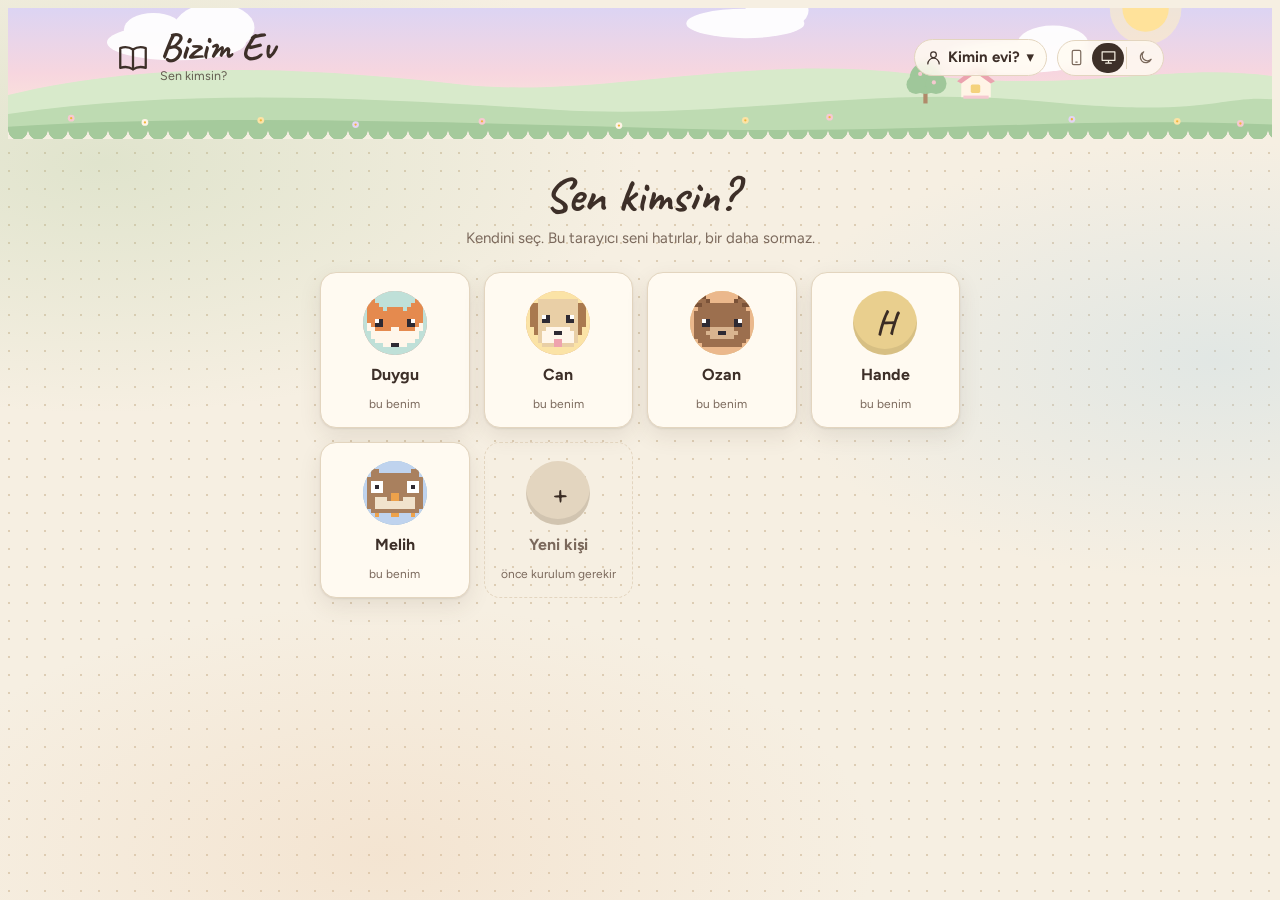
<file: index.html>
<!doctype html>
<html lang="tr">
<meta charset="utf-8">
<meta name="viewport" content="width=device-width,initial-scale=1,viewport-fit=cover">
<title>Bizim Ev</title>
<!-- TICARI KULLANIM NOTU: Bu uygulama ticari yazilima donusurse TMDB anahtari kullanilmayacak. Ayrinti: js/config.js -->
<meta name="claude:viewport-fit-sides" content="cover">
<link rel="preconnect" href="https://fonts.googleapis.com">
<link rel="preconnect" href="https://fonts.gstatic.com" crossorigin>
<link rel="stylesheet" href="https://fonts.googleapis.com/css2?family=Baloo+2:wght@600;800&family=Caveat:wght@500;700&family=Pixelify+Sans:wght@400;600&family=Figtree:wght@400;500;600;700&family=Young+Serif&display=swap">
<link rel="stylesheet" href="css/app.css?v=72">
<link rel="stylesheet" href="css/ev.css?v=72">
<link rel="stylesheet" href="css/medya.css?v=72">
<header class="top"><div class="scene" aria-hidden="true"><svg viewBox="0 0 1200 170" preserveAspectRatio="xMidYMax slice">
  <g class="sun"><circle cx="1080" cy="46" r="34" fill="#FFF3C4" opacity=".55"/><circle cx="1080" cy="46" r="22" fill="#FFE29A"/></g>
  <g class="stars" fill="#FFF6DA"><circle cx="80" cy="30" r="1.4"/><circle cx="210" cy="18" r="1"/><circle cx="330" cy="44" r="1.6"/><circle cx="470" cy="22" r="1.1"/><circle cx="610" cy="40" r="1.3"/><circle cx="760" cy="16" r="1"/><circle cx="880" cy="52" r="1.5"/><circle cx="1010" cy="26" r="1.2"/><circle cx="1130" cy="46" r="1"/><circle cx="540" cy="70" r="1"/><circle cx="1060" cy="80" r="1.3"/><circle cx="1040" cy="40" r="15" fill="#F6E3A8"/><circle cx="1047" cy="35" r="13" fill="var(--sky-1)"/></g>
  <path d="M-10 6 Q150 40 300 8 T610 8 T920 8 T1210 6" fill="none" stroke="#C9A98A" stroke-width="1.2" opacity=".8"/>
  <g opacity=".92"><path d="M40 14l9 18 9-16z" fill="#F6C9D0"/><path d="M110 26l9 18 9-17z" fill="#FBE3A6"/><path d="M180 30l9 18 9-18z" fill="#CFE6C2"/><path d="M250 18l9 18 9-16z" fill="#CFE0F4"/><path d="M350 16l9 18 9-17z" fill="#E3D4F2"/><path d="M420 26l9 18 9-18z" fill="#F6C9D0"/><path d="M490 24l9 18 9-17z" fill="#FBE3A6"/><path d="M560 14l9 18 9-15z" fill="#CFE6C2"/><path d="M660 16l9 18 9-17z" fill="#CFE0F4"/><path d="M730 26l9 18 9-18z" fill="#E3D4F2"/><path d="M800 24l9 18 9-17z" fill="#F6C9D0"/><path d="M870 14l9 18 9-15z" fill="#FBE3A6"/></g>
  <g fill="var(--cloud)" opacity=".95"><ellipse cx="160" cy="78" rx="66" ry="17"/><ellipse cx="196" cy="64" rx="38" ry="23"/><ellipse cx="138" cy="66" rx="28" ry="16"/><ellipse cx="700" cy="60" rx="56" ry="14"/><ellipse cx="730" cy="48" rx="30" ry="18"/><ellipse cx="960" cy="92" rx="70" ry="15"/><ellipse cx="992" cy="80" rx="34" ry="18"/></g>
  <path d="M0 128 C150 92 300 104 430 118 S700 88 860 108 1100 96 1200 110 V170 H0Z" fill="var(--hill-1)"/>
  <path d="M0 146 C180 120 360 132 520 142 S820 118 980 134 1150 128 1200 132 V170 H0Z" fill="var(--hill-2)"/>
  <g transform="translate(905 104)"><path d="M0 26 L0 10 L14 0 L28 10 L28 26Z" fill="#FFF4E6"/><path d="M-4 11 L14 -3 L32 11 L28 13 L14 3 L0 13Z" fill="#EBA3AF"/><rect x="9" y="14" width="9" height="8" rx="1.5" fill="var(--glow)"/><rect x="20" y="-2" width="4" height="8" fill="#C9A98A"/><path d="M2 26h24" stroke="#F6C9D0" stroke-width="3"/></g>
  <g transform="translate(860 96)"><rect x="9" y="22" width="4" height="18" fill="#B08A6A"/><circle cx="11" cy="16" r="15" fill="#9FC79A"/><circle cx="2" cy="22" r="9" fill="#9FC79A"/><circle cx="21" cy="21" r="10" fill="#9FC79A"/><circle cx="6" cy="12" r="2" fill="#F6C9D0"/><circle cx="16" cy="9" r="2" fill="#FBE3A6"/><circle cx="19" cy="20" r="2" fill="#F6C9D0"/></g>
  <path d="M0 158 C200 146 420 154 640 160 S1000 148 1200 156 V170 H0Z" fill="var(--hill-3)"/>
  <g><circle cx="60" cy="150" r="3.2" fill="#F6C9D0"/><circle cx="60" cy="150" r="1.1" fill="#F2B53A"/><circle cx="130" cy="154" r="3.2" fill="#FFF4E6"/><circle cx="130" cy="154" r="1.1" fill="#F2B53A"/><circle cx="240" cy="152" r="3.2" fill="#FBE3A6"/><circle cx="240" cy="152" r="1.1" fill="#F2B53A"/><circle cx="330" cy="156" r="3.2" fill="#E3D4F2"/><circle cx="330" cy="156" r="1.1" fill="#F2B53A"/><circle cx="450" cy="153" r="3.2" fill="#F6C9D0"/><circle cx="450" cy="153" r="1.1" fill="#F2B53A"/><circle cx="580" cy="157" r="3.2" fill="#FFF4E6"/><circle cx="580" cy="157" r="1.1" fill="#F2B53A"/><circle cx="700" cy="152" r="3.2" fill="#FBE3A6"/><circle cx="700" cy="152" r="1.1" fill="#F2B53A"/><circle cx="780" cy="149" r="3.2" fill="#F6C9D0"/><circle cx="780" cy="149" r="1.1" fill="#F2B53A"/><circle cx="1010" cy="151" r="3.2" fill="#E3D4F2"/><circle cx="1010" cy="151" r="1.1" fill="#F2B53A"/><circle cx="1110" cy="153" r="3.2" fill="#FBE3A6"/><circle cx="1110" cy="153" r="1.1" fill="#F2B53A"/><circle cx="1170" cy="155" r="3.2" fill="#F6C9D0"/><circle cx="1170" cy="155" r="1.1" fill="#F2B53A"/></g>
</svg><svg class="kidband" viewBox="0 0 1200 170" preserveAspectRatio="xMidYMax slice" aria-hidden="true"><defs><linearGradient id="kw" x1="0" y1="0" x2="0" y2="1"><stop offset="0" stop-color="#F8EADC"/><stop offset="1" stop-color="#EFF0E2"/></linearGradient></defs><rect width="1200" height="170" fill="url(#kw)"/><g fill="#fff" opacity=".85"><ellipse cx="170" cy="62" rx="58" ry="17"/><ellipse cx="205" cy="48" rx="34" ry="21"/><ellipse cx="960" cy="52" rx="62" ry="16"/><ellipse cx="925" cy="40" rx="30" ry="18"/></g><path d="M-10 6Q150 44 300 10T610 10T920 10T1210 6" fill="none" stroke="#B98A5E" stroke-width="1.500"/><g><path d="M39 18h22l-11 20z" fill="#E8B9A6"/><path d="M109 28h22l-11 20z" fill="#EFD9A0"/><path d="M179 30h22l-11 20z" fill="#B7C9A8"/><path d="M249 20h22l-11 20z" fill="#B9CBD3"/><path d="M349 14h22l-11 20z" fill="#D8CBDD"/><path d="M419 22h22l-11 20z" fill="#E8B9A6"/><path d="M489 20h22l-11 20z" fill="#EFD9A0"/><path d="M659 14h22l-11 20z" fill="#B7C9A8"/><path d="M729 22h22l-11 20z" fill="#B9CBD3"/><path d="M799 22h22l-11 20z" fill="#D8CBDD"/><path d="M989 18h22l-11 20z" fill="#E8B9A6"/><path d="M1059 16h22l-11 20z" fill="#EFD9A0"/><path d="M1129 12h22l-11 20z" fill="#B7C9A8"/></g><g><path d="M640 108v30" stroke="#B98A5E"/><ellipse cx="640" cy="84" rx="19" ry="24" fill="#E8B9A6"/><path d="M1106 100v38" stroke="#B98A5E"/><ellipse cx="1106" cy="76" rx="20" ry="25" fill="#EFD9A0"/><path d="M1144 112v26" stroke="#B98A5E"/><ellipse cx="1144" cy="92" rx="16" ry="20" fill="#B9CBD3"/></g><path d="M0 142Q300 128 600 142T1200 142V170H0Z" fill="#E8C9A0"/><path d="M0 154Q300 144 600 154T1200 154V170H0Z" fill="#D9B48B"/></svg><svg class="kidband knightband" viewBox="0 0 1200 170" preserveAspectRatio="xMidYMax slice" aria-hidden="true"><rect width="1200" height="170" fill="#1F2148"/><circle cx="60" cy="30" r="1.4" fill="#FFF3C4"/><circle cx="140" cy="62" r="2" fill="#FFF3C4"/><circle cx="230" cy="24" r="2.5999999999999996" fill="#FFF3C4"/><circle cx="320" cy="70" r="1.4" fill="#FFF3C4"/><circle cx="410" cy="36" r="2" fill="#FFF3C4"/><circle cx="520" cy="58" r="2.5999999999999996" fill="#FFF3C4"/><circle cx="610" cy="22" r="1.4" fill="#FFF3C4"/><circle cx="700" cy="64" r="2" fill="#FFF3C4"/><circle cx="790" cy="32" r="2.5999999999999996" fill="#FFF3C4"/><circle cx="880" cy="56" r="1.4" fill="#FFF3C4"/><circle cx="1000" cy="28" r="2" fill="#FFF3C4"/><circle cx="1090" cy="66" r="2.5999999999999996" fill="#FFF3C4"/><circle cx="1160" cy="30" r="1.4" fill="#FFF3C4"/><circle cx="1060" cy="62" r="30" fill="#FBE7A8"/><circle cx="1072" cy="54" r="26" fill="#1F2148"/><path d="M-10 6Q150 44 300 10T610 10T920 10T1210 6" fill="none" stroke="#8A7A9A" stroke-width="1.500"/><g fill="#FFD76A"><circle cx="120" cy="22" r="4"/><circle cx="260" cy="18" r="4"/><circle cx="430" cy="18" r="4"/><circle cx="610" cy="18" r="4"/><circle cx="790" cy="18" r="4"/><circle cx="940" cy="18" r="4"/></g><path d="M0 142Q300 128 600 142T1200 142V170H0Z" fill="#4A3A5E"/><path d="M0 154Q300 144 600 154T1200 154V170H0Z" fill="#3A2E4E"/></svg></div><div class="wrap top-in">
  <div class="brand">
    <svg viewBox="0 0 24 24" fill="none" stroke="currentColor" stroke-width="1.6" stroke-linecap="round" stroke-linejoin="round" aria-hidden="true"><path d="M3 5c3-1 6-1 9 1 3-2 6-2 9-1v14c-3-1-6-1-9 1-3-2-6-2-9-1z"/><path d="M12 6v14"/></svg>
    <div><h1 id="brandname">Bizim Ev</h1><p class="sub" id="sync">Yükleniyor…</p></div>
  </div>
  <div class="top-actions">
    <button class="homebtn" id="homebtn" data-act="go-home" aria-label="Eve dön"><svg viewBox="0 0 24 24" fill="none" stroke="currentColor" stroke-width="2" stroke-linecap="round" stroke-linejoin="round" aria-hidden="true"><path d="M3 11l9-8 9 8M5 10v10h14V10M10 20v-6h4v6"/></svg><span>Ev</span></button>
    <button class="homebtn" id="gsbtn" data-act="gsearch" aria-label="Ara"><svg viewBox="0 0 24 24" fill="none" stroke="currentColor" stroke-width="2.2" stroke-linecap="round" aria-hidden="true"><circle cx="11" cy="11" r="7"/><path d="m20 20-4-4"/></svg></button>
    <button class="who" id="who" data-act="people" aria-label="Kimin evi?"></button>
    <div class="viewsel" id="viewsel" role="group" aria-label="Görünüm"></div>
    <div class="yearsel" aria-label="Yıl seç"><button data-act="year" data-d="-1" aria-label="Önceki yıl">‹</button><span id="yr"></span><button data-act="year" data-d="1" aria-label="Sonraki yıl">›</button></div>
    <button class="btn primary" data-act="add" id="btn-add"><svg viewBox="0 0 24 24" fill="none" stroke="currentColor" stroke-width="2.2" stroke-linecap="round"><path d="M12 5v14M5 12h14"/></svg><span class="add-txt">Kitap ekle</span></button>
  </div>
</div></header>
<nav class="tabs" aria-label="Bölümler"><div class="wrap tabs-in" id="tabs"></div></nav>
<main class="wrap" id="view"></main>
<div class="overlay" id="overlay" hidden><div class="sheet" id="sheet" role="dialog" aria-modal="true"></div></div>
<div id="toast" hidden></div>
<script src="js/config.js?v=72"></script>
<script src="js/alan.js?v=72"></script>
<script src="js/app.js?v=72"></script>
<script src="js/ev.js?v=72"></script>
<script src="js/medya.js?v=72"></script>
<script src="js/oneri.js?v=72"></script>
<script src="js/pc.js?v=72"></script>
<script src="js/tur.js?v=72"></script>
<script src="js/ortak.js?v=72"></script>
<script src="js/ara.js?v=72"></script>
<script src="js/cocuk.js?v=72"></script>
<script src="js/main.js?v=72"></script>
</file>
<file: css/app.css>
/* Layout: a painted reading nook — a watercolour sky-and-hills header (night sky in dark mode), a dotted journal page, wooden shelves with plants and trinkets between topics, covers and postage stamps. */
:root{
  --paper:#F6EFE2; --sheet:#FFFAF1; --ink:#3D2F28; --ink-2:#7B695C; --line:#E3D5BF; --dot:#DDCDB4;
  --accent:#4E7A58; --accent-ink:#FFFAF1; --accent-soft:#E3ECD8;
  --wood:#BC8A58; --wood-2:#8B5B35; --wood-3:#D4A877; --postmark:#B5533C; --gold:#D6A13F; --on-pastel:#3A2C24;
  --sky-1:#DCD4F3; --sky-mid:#F7D6DF; --sky-2:#FCEBD9; --cloud:#FFFFFF; --hill-1:#D8EACB; --hill-2:#BEDBB2; --hill-3:#A5CA9C; --star-op:0; --sun-op:1; --glow:#F4D27C; --rose-pill:#F6C9D0; --rose-pill-2:#EDB2BC;
  --wash-1:rgba(167,199,150,.28); --wash-2:rgba(166,208,234,.26); --wash-3:rgba(236,190,150,.22);
  --shadow:0 1px 2px rgba(80,55,35,.10),0 8px 22px rgba(80,55,35,.10);
  --f-display:"Young Serif",Georgia,"Times New Roman",serif;
  --f-hand:"Caveat","Segoe Print","Bradley Hand",cursive;
  --f-body:"Figtree",system-ui,-apple-system,"Segoe UI",Roboto,sans-serif;
}
@media (prefers-color-scheme: dark){:root:not([data-theme="light"]){
  --paper:#1A2030; --sheet:#232A3C; --ink:#F2E7D3; --ink-2:#B6AA96; --line:#363E54; --dot:#2D3548;
  --accent:#A9D09C; --accent-ink:#18211C; --accent-soft:#2A3A33;
  --wood:#80583A; --wood-2:#573922; --wood-3:#9A6E48; --postmark:#E58C70; --gold:#EBC56A;
  --sky-1:#25234A; --sky-mid:#3A3266; --sky-2:#5A4772; --cloud:#4B4A7A; --hill-1:#3E5C58; --hill-2:#33504B; --hill-3:#2A443F; --star-op:1; --sun-op:0; --glow:#F6C863; --rose-pill:#6E4A63; --rose-pill-2:#82566F;
  --wash-1:rgba(120,160,130,.10); --wash-2:rgba(110,130,200,.12); --wash-3:rgba(240,190,110,.07);
  --shadow:0 1px 2px rgba(0,0,0,.3),0 8px 24px rgba(0,0,0,.35); color-scheme:dark;
}}
:root[data-theme="dark"]{
  --paper:#1A2030; --sheet:#232A3C; --ink:#F2E7D3; --ink-2:#B6AA96; --line:#363E54; --dot:#2D3548;
  --accent:#A9D09C; --accent-ink:#18211C; --accent-soft:#2A3A33;
  --wood:#80583A; --wood-2:#573922; --wood-3:#9A6E48; --postmark:#E58C70; --gold:#EBC56A;
  --sky-1:#25234A; --sky-mid:#3A3266; --sky-2:#5A4772; --cloud:#4B4A7A; --hill-1:#3E5C58; --hill-2:#33504B; --hill-3:#2A443F; --star-op:1; --sun-op:0; --glow:#F6C863; --rose-pill:#6E4A63; --rose-pill-2:#82566F;
  --wash-1:rgba(120,160,130,.10); --wash-2:rgba(110,130,200,.12); --wash-3:rgba(240,190,110,.07);
  --shadow:0 1px 2px rgba(0,0,0,.3),0 8px 24px rgba(0,0,0,.35); color-scheme:dark;
}
*{box-sizing:border-box}
[hidden]{display:none!important}
body{background:radial-gradient(ellipse 60% 40% at 8% 18%,var(--wash-1),transparent 70%),radial-gradient(ellipse 50% 35% at 95% 40%,var(--wash-2),transparent 70%),radial-gradient(ellipse 55% 40% at 30% 95%,var(--wash-3),transparent 70%),radial-gradient(var(--dot) 1px,transparent 1.3px) 0 0/18px 18px,var(--paper);background-attachment:fixed;color:var(--ink);font-family:var(--f-body);font-size:15px;line-height:1.5}
/* painted header scene */
.top{position:relative;overflow:hidden;background:linear-gradient(to bottom,var(--sky-1),var(--sky-mid) 50%,var(--sky-2) 92%)}
.top::after{content:"";position:absolute;left:0;right:0;bottom:-1px;height:10px;background:radial-gradient(circle at 10px 0,transparent 9.5px,var(--paper) 10px) 0 0/20px 10px repeat-x;z-index:2}
.scene .sun{opacity:var(--sun-op)}
.top #btn-add{background:var(--rose-pill);border-color:var(--rose-pill-2);color:var(--ink)}
.top .who,.top .viewsel,.top .yearsel{background:color-mix(in srgb,var(--sheet) 82%,transparent);backdrop-filter:blur(4px)}
.scene{position:absolute;inset:0;pointer-events:none}
.scene svg{position:absolute;left:0;bottom:0;width:100%;height:100%}
.scene .stars{opacity:var(--star-op)}
.top .wrap{position:relative}
.top-in{padding-block:22px 54px!important}
.brand h1{font-family:var(--f-hand)!important;font-weight:700!important;font-size:2.4rem!important;line-height:.9!important}
.brand svg{color:var(--ink)!important}
.sub{color:var(--ink)!important;opacity:.75}
button,input,select,textarea{font:inherit;color:inherit}
button{cursor:pointer}
:focus-visible{outline:2px solid var(--accent);outline-offset:2px}
.wrap{max-width:1080px;margin:0 auto;padding-left:max(16px,env(safe-area-inset-left,0px));padding-right:max(16px,env(safe-area-inset-right,0px))}
h1,h2,h3{text-wrap:balance;margin:0}

/* header */
.top-in{display:flex;align-items:center;justify-content:space-between;gap:12px;padding-block:18px 10px;flex-wrap:wrap}
.brand{display:flex;align-items:center;gap:10px;min-width:0}
.brand svg{width:34px;height:34px;color:var(--accent);flex:none}
.brand h1{font-family:var(--f-display);font-weight:400;font-size:1.45rem;line-height:1.1}
.sub{margin:2px 0 0;font-size:.78rem;color:var(--ink-2)}
.top-actions{display:flex;align-items:center;gap:10px}
.yearsel{display:flex;align-items:center;background:var(--sheet);border:1px solid var(--line);border-radius:999px;padding:2px}
.yearsel button{border:0;background:none;width:30px;height:30px;border-radius:50%;font-size:1.1rem;color:var(--ink-2)}
.yearsel button:hover{background:var(--accent-soft);color:var(--ink)}
.yearsel span{font-variant-numeric:tabular-nums;font-weight:600;min-width:3.2em;text-align:center}
.btn{border:1px solid var(--line);background:var(--sheet);border-radius:10px;padding:8px 14px;font-weight:600;display:inline-flex;align-items:center;gap:6px;line-height:1.2}
.btn:hover{border-color:var(--ink-2)}
.btn.primary{background:var(--accent);border-color:var(--accent);color:var(--accent-ink)}
.btn.primary:hover{filter:brightness(1.08)}
.btn.ghost{background:transparent}
.btn.danger{color:var(--postmark)}
.btn:disabled{opacity:.55;cursor:default}
.btn svg{width:18px;height:18px}

/* tabs */
.tabs{position:sticky;top:env(safe-area-inset-top,0px);z-index:20;background:color-mix(in srgb,var(--paper) 92%,transparent);backdrop-filter:blur(6px);border-bottom:1px solid var(--line)}
.tabs-in{display:flex;gap:4px;overflow-x:auto;scrollbar-width:none}
.tab{border:0;background:none;padding:10px 12px;display:flex;align-items:center;gap:7px;color:var(--ink-2);font-weight:600;border-bottom:2px solid transparent;white-space:nowrap}
.tab svg{width:19px;height:19px}
.tab[aria-current="page"]{color:var(--ink);border-bottom-color:transparent;background:var(--rose-pill);border-radius:999px}
.tabs-in{padding-block:6px}
.tab{border-radius:999px;padding:7px 14px}
.tab:hover{color:var(--ink)}
main{padding-block:22px 60px}

/* section headings */
.head{display:flex;align-items:flex-end;justify-content:space-between;gap:12px;flex-wrap:wrap;margin-bottom:16px}
.hand{font-family:var(--f-hand);font-weight:700;font-size:2.4rem;line-height:1;color:var(--ink)}
.hand small{font-family:var(--f-body);font-size:.85rem;font-weight:500;color:var(--ink-2);margin-left:8px}
.chips{display:flex;gap:6px;flex-wrap:wrap}
.chip{border:1px solid var(--line);background:var(--sheet);border-radius:999px;padding:5px 12px;font-size:.85rem;font-weight:600;color:var(--ink-2);display:inline-flex;align-items:center;gap:5px}
.chip svg{width:15px;height:15px}
.chip[aria-pressed="true"]{background:var(--ink);color:var(--paper);border-color:var(--ink)}
.banner{background:var(--accent-soft);border:1px dashed var(--accent);border-radius:12px;padding:10px 14px;margin-bottom:18px;display:flex;gap:10px;align-items:center;justify-content:space-between;flex-wrap:wrap;font-size:.9rem}
.banner b{font-weight:700}
.empty{border:1.5px dashed var(--line);border-radius:14px;padding:26px;text-align:center;color:var(--ink-2);background:var(--sheet)}
.muted{color:var(--ink-2)}
.panel{background:var(--sheet);border:1px solid var(--line);border-radius:16px;padding:18px}

/* covers */
.cover{position:relative;aspect-ratio:2/3;width:100%;max-width:100%;border-radius:3px 6px 6px 3px;overflow:hidden;box-shadow:var(--shadow);background:var(--line)}
.cover img{width:100%;height:100%;object-fit:cover;display:block}
.cover.gen{background:linear-gradient(90deg,rgba(0,0,0,.12),transparent 8%),var(--c);color:var(--cink,var(--on-pastel));box-shadow:var(--shadow),inset 0 0 0 1px rgba(60,40,25,.10);display:flex;flex-direction:column;justify-content:space-between;padding:12% 10% 10%;container-type:inline-size}
.cover.gen::before{content:"";position:absolute;left:5%;top:0;bottom:0;width:2px;background:rgba(0,0,0,.08)}
.cv-band{position:absolute;left:0;right:0;top:58%;height:7%;background:rgba(255,255,255,.45)}
.cv-title{font-family:var(--f-display);font-size:clamp(10px,15cqi,22px);line-height:1.1;position:relative;overflow-wrap:anywhere;display:-webkit-box;-webkit-line-clamp:5;-webkit-box-orient:vertical;overflow:hidden}
.cv-author{font-size:clamp(8px,9cqi,13px);font-weight:600;letter-spacing:.04em;text-transform:uppercase;position:relative;opacity:.8}
.stars{--r:0;display:inline-block;letter-spacing:1px;font-size:.95rem;line-height:1;background:linear-gradient(90deg,var(--gold) calc(var(--r) / 5 * 100%),var(--line) 0);-webkit-background-clip:text;background-clip:text;color:transparent}
.month{margin-bottom:26px}
.month-h{display:flex;align-items:baseline;gap:10px;border-bottom:1.5px solid var(--ink);padding-bottom:4px;margin-bottom:14px}
.month-h h3{font-family:var(--f-display);font-weight:400;font-size:1.15rem;text-transform:uppercase;letter-spacing:.08em}
.month-h span{font-family:var(--f-hand);font-size:1.25rem;color:var(--ink-2)}
.cgrid{display:grid;grid-template-columns:repeat(auto-fill,minmax(112px,1fr));gap:18px 14px}
.citem{border:0;background:none;padding:0;text-align:center;display:flex;flex-direction:column;gap:6px;align-items:center;min-width:0}
.citem .cover{transition:transform .15s}
.citem:hover .cover{transform:translateY(-3px) rotate(-1deg)}
.citem .t{font-size:.78rem;color:var(--ink-2);line-height:1.25;max-width:100%;overflow:hidden;text-overflow:ellipsis;white-space:nowrap}
.fmt-dot{display:inline-flex;vertical-align:-3px;color:var(--ink-2)}
.fmt-dot svg{width:15px;height:15px}
.reading-row{display:flex;gap:14px;overflow-x:auto;padding-bottom:6px;margin-bottom:26px}
.reading-row .citem{width:96px;flex:none}
.ribbon{position:absolute;right:12%;top:-2px;width:12px;height:26px;background:var(--postmark);clip-path:polygon(0 0,100% 0,100% 100%,50% 75%,0 100%);z-index:2}

/* shelf */
.legend{display:flex;gap:14px;flex-wrap:wrap;font-size:.85rem;color:var(--ink-2)}
.legend i{display:inline-block;width:12px;height:18px;border-radius:2px;vertical-align:-4px;margin-right:5px}
.shelf{position:relative;display:flex;flex-wrap:wrap;align-items:flex-end;padding:18px 16px 0;border:10px solid var(--wood-2);border-bottom-width:0;border-radius:14px 14px 4px 4px;
  background:repeating-linear-gradient(to bottom,transparent 0 176px,var(--wood-3) 176px 178px,var(--wood) 178px 187px,var(--wood-2) 187px 190px) 0 18px,
  linear-gradient(to bottom,color-mix(in srgb,var(--wood) 22%,var(--paper)),color-mix(in srgb,var(--wood) 12%,var(--paper)));
  box-shadow:var(--shadow),inset 0 10px 18px -12px rgba(60,35,15,.35)}
.ivy{position:absolute;top:-14px;width:130px;height:170px;pointer-events:none;z-index:3}
.ivy-l{left:-14px}.ivy-r{right:-14px;transform:scaleX(-1)}
.slot{height:190px;padding-bottom:14px;display:flex;align-items:flex-end;position:relative;z-index:1}
.spine{border:0;padding:8px 0;margin-right:2px;border-radius:3px 3px 1px 1px;display:flex;align-items:center;justify-content:center;position:relative;transition:transform .15s;color:var(--cink,var(--on-pastel));
  background:linear-gradient(to top,transparent 12px,rgba(70,45,25,.28) 12px 14px,transparent 14px),linear-gradient(90deg,rgba(60,35,20,.16),rgba(255,255,255,.18) 18%,transparent 42%,transparent 76%,rgba(60,35,20,.16)),var(--c);
  box-shadow:0 1px 0 rgba(60,35,20,.2)}
.spine:hover{transform:translateY(-6px)}
.spine .st{writing-mode:vertical-rl;transform:rotate(180deg);font-family:var(--f-hand);font-weight:700;font-size:16px;line-height:1;max-height:100%;overflow:hidden;text-overflow:ellipsis;white-space:nowrap}
.spine::after{content:"";position:absolute;left:3px;right:3px;top:9px;height:2px;background:rgba(0,0,0,.14);border-radius:1px}
.spine.unread{background:var(--sheet);color:var(--ink-2);box-shadow:inset 0 0 0 1.5px var(--ink-2)}
.spine.unread::after{background:var(--line)}
.spine.reading::before{content:"";position:absolute;bottom:-8px;left:50%;width:6px;height:16px;margin-left:-3px;background:var(--postmark);clip-path:polygon(0 0,100% 0,100% 100%,50% 70%,0 100%)}
.bookend{display:flex;flex-direction:column;align-items:center;justify-content:space-between;width:84px;height:100%;margin:0 8px;padding-top:6px}
.slot:first-child .bookend{margin-left:0}
.tag{position:relative;font-family:var(--f-hand);font-weight:700;font-size:1.08rem;line-height:1;text-align:center;color:var(--ink);background:var(--sheet);padding:6px 8px 5px;border-radius:3px 3px 10px 10px;box-shadow:var(--shadow);transform:rotate(-4deg);max-width:84px;overflow-wrap:anywhere;border:1px solid var(--line)}
.tag::before{content:"";position:absolute;left:50%;top:-6px;width:7px;height:7px;margin-left:-3.5px;border-radius:50%;background:var(--wood-2);box-shadow:0 0 0 2px var(--sheet)}
.bookend .dec{width:62px;height:82px;flex:none}
.shelf-stats{display:flex;gap:18px;flex-wrap:wrap;margin:14px 0 4px;font-size:.88rem;color:var(--ink-2)}
.shelf-stats b{color:var(--ink);font-variant-numeric:tabular-nums}

/* reviews */
.rgrid{display:grid;grid-template-columns:repeat(auto-fill,minmax(min(100%,430px),1fr));gap:16px}
.rcard{background:var(--sheet);border:1px solid var(--line);border-radius:14px;padding:16px;display:grid;grid-template-columns:96px 1fr;gap:16px;text-align:left;width:100%;min-width:0}
.rcard:hover{border-color:var(--ink-2)}
.rlabel{display:inline-block;background:var(--ink);color:var(--paper);font-size:.68rem;letter-spacing:.14em;font-weight:700;padding:3px 8px;border-radius:3px;margin-bottom:8px}
.rcard h3{font-family:var(--f-display);font-weight:400;font-size:1.08rem;line-height:1.2}
.rmeta{font-size:.82rem;color:var(--ink-2);margin:3px 0 6px;display:flex;gap:6px 12px;flex-wrap:wrap;align-items:center}
.rtext{font-family:var(--f-hand);font-size:1.3rem;line-height:1.2;margin:8px 0 0;overflow-wrap:anywhere;border-top:1px dashed var(--line);padding-top:8px}
.rtext.none{color:var(--ink-2);font-size:1.1rem}

/* TBR */
.tbr-add{display:flex;gap:8px;margin-bottom:18px}
.tbr-add input{flex:1;min-width:0}
.tlist{list-style:none;margin:0;padding:0;display:grid;gap:4px}
.trow{display:flex;align-items:center;gap:10px;background:color-mix(in srgb,var(--c) 55%,var(--sheet));border-radius:4px;padding:6px 8px 6px 10px;min-width:0}
.trow .chk{width:22px;height:22px;border-radius:50%;border:2px solid var(--ink);background:var(--sheet);flex:none;padding:0}
.trow .chk:hover{background:var(--gold)}
.trow .tt{flex:1;min-width:0;border:0;background:none;text-align:left;padding:2px 0;font-family:var(--f-hand);font-size:1.35rem;line-height:1.1;color:var(--ink)}
.trow .tt small{font-family:var(--f-body);font-size:.75rem;color:var(--ink-2);margin-left:6px}
.trow .mini{border:1px solid color-mix(in srgb,var(--ink) 25%,transparent);background:var(--sheet);border-radius:999px;font-size:.75rem;font-weight:600;padding:3px 9px;white-space:nowrap}
.tsec{margin-top:28px}
.tsec h3{font-family:var(--f-display);font-weight:400;font-size:1.1rem;margin-bottom:10px}

/* challenge + stamps */
.ch{display:grid;grid-template-columns:minmax(0,1.3fr) minmax(0,1fr);gap:16px;margin-bottom:26px}
.goal-num{font-family:var(--f-display);font-size:2.8rem;line-height:1}
.goal-num small{font-size:1.1rem;color:var(--ink-2)}
.bar{height:14px;border-radius:999px;background:var(--accent-soft);border:1px solid var(--line);overflow:hidden;margin:12px 0 8px}
.bar i{display:block;height:100%;background:repeating-linear-gradient(-45deg,var(--accent) 0 8px,color-mix(in srgb,var(--accent) 80%,var(--sheet)) 8px 16px);border-radius:999px}
.pace{font-weight:600}
.pace.ok{color:#2E8B57}.pace.behind{color:var(--postmark)}
.goal-edit{display:flex;align-items:center;gap:8px;margin-top:10px;font-size:.88rem;color:var(--ink-2)}
.goal-edit input{width:72px}
.stats{display:grid;grid-template-columns:1fr 1fr;gap:12px}
.stat .k{font-size:.72rem;letter-spacing:.1em;text-transform:uppercase;color:var(--ink-2);font-weight:700}
.stat .v{font-family:var(--f-display);font-size:1.5rem;font-variant-numeric:tabular-nums;line-height:1.2}
.fmts{display:flex;gap:12px;font-variant-numeric:tabular-nums}
.fmts span{display:inline-flex;align-items:center;gap:4px;font-weight:600}
.fmts svg{width:17px;height:17px;color:var(--ink-2)}
.sgrid{display:grid;grid-template-columns:repeat(auto-fill,minmax(118px,1fr));gap:14px}
.stamp{--c:#E8A5B0;position:relative;padding:6px;background:var(--sheet);border:0;text-align:center;
  -webkit-mask:radial-gradient(circle 3.2px,#0000 96%,#000) -4px -4px/8px 8px round,linear-gradient(#000 0 0) content-box;
  mask:radial-gradient(circle 3.2px,#0000 96%,#000) -4px -4px/8px 8px round,linear-gradient(#000 0 0) content-box;
  filter:drop-shadow(0 1px 1px rgba(0,0,0,.12))}
.stamp-in{background:var(--c);color:var(--on-pastel);height:100%;min-height:150px;padding:12px 8px 10px;display:flex;flex-direction:column;align-items:center;gap:4px;outline:1.5px solid rgba(31,36,51,.35);outline-offset:-5px}
.stamp-in svg{width:38px;height:38px;margin:4px 0 2px}
.stamp .nm{font-family:var(--f-display);font-size:.92rem;line-height:1.1}
.stamp .ds{font-size:.7rem;line-height:1.25;opacity:.85}
.stamp .pr{font-size:.7rem;font-weight:700;margin-top:auto;font-variant-numeric:tabular-nums}
.stamp.locked .stamp-in{background:var(--paper);color:var(--ink-2);outline-color:var(--line)}
.stamp.locked svg{opacity:.45}
.pm{position:absolute;right:2px;top:4px;width:54px;height:54px;border:2px solid var(--postmark);border-radius:50%;color:var(--postmark);font-size:.55rem;font-weight:700;letter-spacing:.06em;display:flex;align-items:center;justify-content:center;text-align:center;line-height:1.1;transform:rotate(-16deg);opacity:.85;background:repeating-linear-gradient(0deg,transparent 0 7px,color-mix(in srgb,var(--postmark) 25%,transparent) 7px 8px)}
.mstamp .stamp-in{min-height:118px}
.mstamp .mn{font-family:var(--f-hand);font-weight:700;font-size:1.9rem;line-height:1;margin-top:8px}
.sec-h{display:flex;align-items:baseline;justify-content:space-between;gap:10px;margin:8px 0 14px}
.sec-h h3{font-family:var(--f-display);font-weight:400;font-size:1.2rem}
.sec-h span{font-size:.85rem;color:var(--ink-2);font-variant-numeric:tabular-nums}

/* bingo */
.bingo-wrap{max-width:620px}
.bgrid{display:grid;grid-template-columns:repeat(5,minmax(0,1fr));border:2px solid var(--ink);background:var(--sheet)}
.bcell{aspect-ratio:1;border:0;border-right:1px solid var(--ink);border-bottom:1px solid var(--ink);background:none;padding:4px;display:flex;flex-direction:column;align-items:center;justify-content:center;gap:2px;font-family:var(--f-hand);font-size:clamp(.82rem,2.6vw,1.12rem);line-height:1.05;text-transform:uppercase;position:relative;overflow:hidden;min-width:0}
.bcell:nth-child(5n){border-right:0}
.bcell:nth-child(n+21){border-bottom:0}
.bcell:hover{background:var(--accent-soft)}
.bcell.done{background:color-mix(in srgb,var(--c) 38%,var(--sheet));color:var(--ink)}
.bcell.free{background:var(--ink);color:var(--paper);font-size:clamp(1rem,3.4vw,1.5rem)}
.bcell .bk{font-family:var(--f-body);text-transform:none;font-size:clamp(.55rem,1.6vw,.7rem);font-weight:600;opacity:.8;max-width:100%;overflow:hidden;text-overflow:ellipsis;white-space:nowrap}
.bcell.line::after{content:"";position:absolute;inset:3px;border:2px solid var(--postmark);border-radius:50%;opacity:.55;transform:rotate(-8deg)}
.bingo-title{font-family:var(--f-hand);font-weight:700;font-size:3rem;line-height:1;text-align:center;margin-bottom:10px}
.bingo-title span{color:var(--postmark)}
.bstat{display:flex;justify-content:space-between;gap:10px;flex-wrap:wrap;margin:12px 0 0;font-size:.9rem;color:var(--ink-2)}

/* sheet (editor) */
.overlay{position:fixed;inset:0;background:rgba(15,18,28,.45);z-index:50;display:flex;align-items:center;justify-content:center;padding:max(16px,env(safe-area-inset-top,0px)) max(16px,env(safe-area-inset-right,0px)) max(16px,env(safe-area-inset-bottom,0px)) max(16px,env(safe-area-inset-left,0px))}
.sheet{background:var(--sheet);border-radius:18px;width:min(680px,100%);max-height:100%;overflow:auto;box-shadow:0 20px 60px rgba(0,0,0,.3)}
.sheet-h{display:flex;justify-content:space-between;align-items:center;padding:16px 18px 6px;position:sticky;top:0;background:var(--sheet);z-index:2}
.sheet-h h2{font-family:var(--f-hand);font-size:2rem;font-weight:700;line-height:1}
.x{border:0;background:var(--accent-soft);width:34px;height:34px;border-radius:50%;font-size:1.2rem}
.sheet-b{padding:8px 18px 18px;display:grid;gap:14px}
.ed-top{display:grid;grid-template-columns:120px minmax(0,1fr);gap:16px;align-items:start}
.ed-cover{display:grid;gap:8px}
.swatches{display:flex;flex-wrap:wrap;gap:5px}
.sw{width:20px;height:20px;border-radius:50%;border:2px solid transparent;background:var(--c);padding:0}
.sw[aria-pressed="true"]{border-color:var(--ink)}
.field{display:grid;gap:4px;min-width:0}
.field label,.lbl{font-size:.72rem;letter-spacing:.08em;text-transform:uppercase;font-weight:700;color:var(--ink-2)}
input[type=text],input[type=number],input[type=date],textarea,select{width:100%;border:1px solid var(--line);background:var(--paper);border-radius:9px;padding:8px 10px;min-width:0}
textarea{resize:vertical;min-height:80px}
#f-review{font-family:var(--f-hand);font-size:1.3rem;line-height:1.2}
.row{display:grid;grid-template-columns:repeat(auto-fit,minmax(120px,1fr));gap:10px}
.title-row{display:flex;gap:8px}
.title-row input{flex:1}
.seg{display:flex;gap:6px;flex-wrap:wrap}
.seg button{border:1px solid var(--line);background:var(--paper);border-radius:10px;padding:8px 12px;font-weight:600;display:flex;align-items:center;gap:6px;color:var(--ink-2)}
.seg button svg{width:20px;height:20px}
.seg button[aria-pressed="true"]{background:var(--ink);color:var(--paper);border-color:var(--ink)}
.rate{display:flex;align-items:center;gap:8px}
.rate .rb{position:relative;display:inline-flex}
.rate .rb .stars{font-size:1.9rem;letter-spacing:3px}
.rate .rb button{position:absolute;top:0;bottom:0;width:20%;border:0;background:none;padding:0}
.rate output{font-weight:700;font-variant-numeric:tabular-nums;color:var(--ink-2)}
.toggle{display:flex;align-items:center;gap:8px;font-weight:600}
.toggle input{width:18px;height:18px;accent-color:var(--accent)}
.note{font-size:.8rem;color:var(--ink-2)}
.ed-foot{display:flex;justify-content:space-between;gap:10px;flex-wrap:wrap;border-top:1px solid var(--line);padding-top:14px}
.busy{display:flex;align-items:center;gap:8px;font-size:.85rem;color:var(--accent);font-weight:600}
.spin{width:14px;height:14px;border:2px solid currentColor;border-right-color:transparent;border-radius:50%;animation:sp 0.8s linear infinite}
@keyframes sp{to{transform:rotate(360deg)}}
.pick{display:grid;gap:6px;max-height:260px;overflow:auto}
.pick button{text-align:left;border:1px solid var(--line);background:var(--paper);border-radius:9px;padding:8px 10px}
.pick button[aria-pressed="true"]{border-color:var(--accent);background:var(--accent-soft);font-weight:600}
.about{font-size:.88rem;color:var(--ink-2);background:var(--paper);border-radius:9px;padding:8px 10px}

#toast{position:fixed;left:50%;bottom:calc(20px + env(safe-area-inset-bottom,0px));transform:translateX(-50%);background:var(--ink);color:var(--paper);padding:10px 16px;border-radius:10px;font-weight:600;font-size:.9rem;z-index:60;max-width:calc(100% - 32px);box-shadow:var(--shadow)}
.foot{font-size:.78rem;color:var(--ink-2);text-align:center;margin-top:40px}
.foot a{color:inherit}
.linkbtn{border:0;background:none;padding:0;color:var(--accent);font-weight:600;text-decoration:underline;font-size:inherit}
/* real cover image over the painted one */
.cv-img{position:absolute;inset:0;width:100%;height:100%;object-fit:cover;z-index:1}
.cover .ribbon{z-index:2}
/* whose library */
.who{display:flex;align-items:center;gap:6px;border:1px solid var(--line);background:var(--sheet);border-radius:999px;padding:6px 12px 6px 10px;font-weight:700;max-width:180px}
.who span:nth-child(2){overflow:hidden;text-overflow:ellipsis;white-space:nowrap}
.who svg{width:17px;height:17px;flex:none}
.picker{max-width:640px;margin:10px auto 0;text-align:center}
.picker h2{font-family:var(--f-hand);font-weight:700;font-size:3rem;line-height:1}
.picker p{color:var(--ink-2);margin:8px 0 22px}
.people{display:grid;grid-template-columns:repeat(auto-fill,minmax(140px,1fr));gap:14px}
.pcard{border:1px solid var(--line);background:var(--sheet);border-radius:16px;padding:18px 12px 14px;display:flex;flex-direction:column;align-items:center;gap:8px;box-shadow:var(--shadow);position:relative}
.pcard:hover{transform:translateY(-2px)}
.pcard .av{width:64px;height:64px;border-radius:50%;background:var(--c);display:flex;align-items:center;justify-content:center;font-family:var(--f-hand);font-weight:700;font-size:2rem;color:var(--on-pastel);box-shadow:inset 0 -6px 0 rgba(0,0,0,.08)}
.pcard b{font-size:1rem}
.pcard small{color:var(--ink-2);font-size:.75rem}
.pcard.me::after{content:"ben";position:absolute;top:8px;right:10px;font-size:.66rem;font-weight:700;letter-spacing:.08em;text-transform:uppercase;color:var(--accent)}
.pcard.add{border-style:dashed;background:transparent;box-shadow:none;justify-content:center;color:var(--ink-2)}
.newp{display:flex;gap:8px;margin-top:16px}
.newp input{flex:1;min-width:0}
.setup-code{font-family:ui-monospace,Consolas,monospace;font-size:.78rem;word-break:break-all;background:var(--paper);border:1px dashed var(--line);border-radius:8px;padding:8px 10px}
.steps{margin:0;padding-left:20px;display:grid;gap:4px;font-size:.88rem;color:var(--ink-2)}
.results{display:grid;gap:6px;max-height:300px;overflow:auto}
.res{display:grid;grid-template-columns:40px 1fr;gap:10px;align-items:center;text-align:left;border:1px solid var(--line);background:var(--paper);border-radius:10px;padding:6px 8px}
.res img,.res i{width:40px;height:58px;object-fit:cover;border-radius:2px;background:var(--line);display:block}
.res b{display:block;font-size:.9rem;line-height:1.2}
.res span{font-size:.78rem;color:var(--ink-2)}

/* ---- journal trimmings shared by every page ---- */
.ls{display:none}
.hand::before{content:"";display:inline-block;width:30px;height:30px;margin-right:6px;vertical-align:-3px;background:url("data:image/svg+xml,%3Csvg xmlns='http://www.w3.org/2000/svg' viewBox='0 0 30 30'%3E%3Cpath d='M4 27C10 20 16 12 26 4' fill='none' stroke='%235F8A57' stroke-width='1.6' stroke-linecap='round'/%3E%3Cg fill='%238DB97A'%3E%3Cellipse cx='9' cy='19' rx='2.6' ry='5.2' transform='rotate(-50 9 19)'/%3E%3Cellipse cx='14.5' cy='13.5' rx='2.6' ry='5.2' transform='rotate(40 14.5 13.5)'/%3E%3Cellipse cx='19' cy='10' rx='2.3' ry='4.6' transform='rotate(-50 19 10)'/%3E%3Cellipse cx='23.5' cy='5.5' rx='2' ry='4' transform='rotate(40 23.5 5.5)'/%3E%3C/g%3E%3Ccircle cx='6.5' cy='23.5' r='1.8' fill='%23E3A79C'/%3E%3C/svg%3E") center/contain no-repeat}
.taped{position:relative}
.taped::before{content:"";position:absolute;top:-10px;left:50%;width:88px;height:21px;margin-left:-44px;z-index:3;pointer-events:none;transform:rotate(-3deg);
  background:repeating-linear-gradient(45deg,color-mix(in srgb,var(--tape,#A6C29A) 80%,transparent) 0 6px,color-mix(in srgb,var(--tape,#A6C29A) 58%,transparent) 6px 12px);
  -webkit-mask:linear-gradient(90deg,transparent 0 2px,#000 2px calc(100% - 2px),transparent 0);mask:linear-gradient(90deg,transparent 0 2px,#000 2px calc(100% - 2px),transparent 0);opacity:.9}
.empty .dec{display:block;width:50px;height:68px;margin:0 auto 4px}
.panel{box-shadow:var(--shadow)}
/* covers stand on a wooden ledge */
.month-h{align-items:flex-end;border-bottom:1.5px dashed var(--line)}
.month-h h3{font-family:var(--f-hand);font-weight:700;font-size:2rem;text-transform:none;letter-spacing:0;line-height:1}
.month-h .dec{width:34px;height:46px;margin-left:auto;flex:none}
.cgrid.ledge{column-gap:0;row-gap:24px}
.ledge .citem{padding:0 8px 14px;background:linear-gradient(to top,var(--wood-2) 0 3px,var(--wood) 3px 10px,var(--wood-3) 10px 12px,transparent 12px)}
.ledge .citem>span:last-child{background:var(--sheet);border-radius:999px;padding:1px 8px 2px;box-shadow:0 1px 2px rgba(60,40,25,.15)}
/* review notes: ruled paper held by washi tape */
.rcard{border-radius:4px;margin-top:10px;box-shadow:var(--shadow);background:repeating-linear-gradient(to bottom,transparent 0 27px,color-mix(in srgb,var(--accent) 13%,transparent) 27px 28px),var(--sheet)}
.rgrid .rcard:nth-child(odd){transform:rotate(-.5deg)}.rgrid .rcard:nth-child(even){transform:rotate(.45deg)}
.rgrid .rcard:hover{transform:rotate(0) translateY(-2px)}
/* to-read lists as ring-bound notebook pages */
.nb-pages{display:grid;grid-template-columns:repeat(auto-fit,minmax(min(100%,420px),1fr));gap:22px;align-items:start}
.notebook{position:relative;background:var(--sheet);border:1px solid var(--line);border-radius:6px 16px 16px 6px;padding:18px 16px 20px 44px;box-shadow:var(--shadow);min-width:0}
.notebook::before{content:"";position:absolute;left:12px;top:16px;bottom:16px;width:16px;background:radial-gradient(circle at 8px 8px,var(--paper) 4.5px,var(--line) 5px,transparent 6px) 0 0/16px 30px}
.nb-top{display:flex;align-items:flex-end;justify-content:space-between;gap:10px;margin-bottom:12px;flex-wrap:wrap}
.nb-title{font-family:var(--f-hand);font-weight:700;font-size:1.9rem;line-height:1}
.nb-title small{display:block;font-family:var(--f-body);font-weight:500;font-size:.78rem;color:var(--ink-2);margin-top:4px}
.nb-illu{width:170px;max-width:55%;height:auto}
/* goal, stamp album, bingo */
.goal-panel .dec{position:absolute;right:14px;bottom:10px;width:44px;height:60px}
.album{background:var(--sheet);border:1px solid var(--line);border-radius:14px;padding:18px;margin-bottom:28px;box-shadow:var(--shadow);
  background-image:linear-gradient(var(--line) 1px,transparent 1px),linear-gradient(90deg,var(--line) 1px,transparent 1px);background-size:24px 24px;background-position:-1px -1px}
.album .sec-h{margin-top:0}
.bingo-wrap{position:relative;background:var(--sheet);border:1px solid var(--line);border-radius:8px;padding:26px 18px 18px;box-shadow:var(--shadow)}
.bingo-wrap .dec{position:absolute;top:10px;width:40px;height:54px}
.bingo-wrap .dec:nth-of-type(1){left:14px}.bingo-wrap .dec:nth-of-type(2){right:14px}
/* yearly stats */
.st-hero{display:flex;align-items:center;justify-content:space-between;gap:18px;flex-wrap:wrap;margin-bottom:22px}
.st-title{font-family:var(--f-display);font-size:clamp(2rem,6.5vw,3.4rem);line-height:1.02;letter-spacing:.04em;color:transparent;-webkit-text-stroke:1.4px var(--ink);text-shadow:3px 3px 0 color-mix(in srgb,var(--wood-3) 40%,transparent)}
.sticky{display:flex;gap:22px;padding:16px 20px 14px;background:color-mix(in srgb,#E3A79C 42%,var(--sheet));border-radius:4px;transform:rotate(-2deg);box-shadow:var(--shadow)}
.sticky b{display:block;font-family:var(--f-display);font-size:2rem;line-height:1;font-weight:400;font-variant-numeric:tabular-nums}
.sticky span{font-family:var(--f-hand);font-size:1.15rem;color:var(--ink-2)}
.tiles{display:grid;grid-template-columns:repeat(auto-fit,minmax(150px,1fr));gap:12px;margin-bottom:24px}
.tile{background:var(--sheet);border:1px solid var(--line);border-radius:12px;padding:12px 14px;box-shadow:var(--shadow)}
.tile .k{font-size:.7rem;letter-spacing:.1em;text-transform:uppercase;font-weight:700;color:var(--ink-2)}
.tile .v{font-family:var(--f-display);font-size:1.45rem;line-height:1.25;font-variant-numeric:tabular-nums}
.tile .n{font-size:.75rem;color:var(--ink-2)}
.st-grid{display:grid;grid-template-columns:repeat(auto-fit,minmax(min(100%,340px),1fr));gap:24px;margin-bottom:24px;align-items:start}
.st-h{font-family:var(--f-hand);font-weight:700;font-size:1.7rem;line-height:1;margin-bottom:10px}
.pie-wrap{display:flex;align-items:center;gap:18px;flex-wrap:wrap}
.pie{width:170px;height:170px;flex:none}
.pie path{stroke:var(--sheet);stroke-width:2;stroke-linejoin:round}
.pie text{fill:#FFFFFF;font-weight:700;font-size:13px;font-family:var(--f-body)}
.lg{list-style:none;margin:0;padding:0;display:grid;gap:5px;min-width:0;flex:1}
.lg li{display:flex;align-items:center;gap:8px;font-size:.9rem}
.lg li span{flex:1;min-width:0}
.lg i,.avg-row i{width:12px;height:12px;border-radius:3px;flex:none;display:inline-block}
.lg b{font-variant-numeric:tabular-nums}
.avgbox{border:1.5px solid var(--ink);border-radius:20px;padding:10px 16px;display:grid;grid-template-columns:repeat(auto-fit,minmax(150px,1fr));gap:4px 20px}
.avg-row{display:flex;align-items:baseline;justify-content:space-between;gap:8px}
.avg-row span{font-family:var(--f-hand);font-size:1.2rem;display:flex;align-items:center;gap:6px;min-width:0}
.avg-row b{font-family:var(--f-display);font-weight:400;font-size:1.5rem;font-variant-numeric:tabular-nums}
.units{display:flex;align-items:flex-end;justify-content:space-around;gap:6px;padding:6px 4px 0}
.ucol{display:flex;flex-direction:column;align-items:center;gap:4px;flex:1;min-width:0}
.ustack{display:flex;flex-direction:column-reverse;gap:2px}
.urow{display:flex;gap:2px}
.sq{width:14px;height:14px;border-radius:3px;border:0;padding:0;display:block}
.sq:hover,.sq:focus-visible{transform:scale(1.35);box-shadow:0 0 0 2px var(--sheet),0 0 0 3.5px var(--ink)}
.ucount{font-size:.78rem;font-weight:700;color:var(--ink-2);font-variant-numeric:tabular-nums;min-height:1.1em}
.ulab{align-self:stretch;text-align:center;border-top:1.5px solid var(--ink);padding-top:3px;font-family:var(--f-hand);font-weight:700;font-size:1.35rem;line-height:1}
.ulab.sm{font-size:1rem}
.units.months .sq{width:12px;height:12px}
.favs ol{margin:0;padding:0;list-style:none;display:grid;grid-template-columns:repeat(auto-fit,minmax(220px,1fr));gap:6px 22px}
.favs li{display:flex;justify-content:space-between;gap:8px;border-bottom:1px dashed var(--line);padding:4px 0;font-family:var(--f-hand);font-size:1.3rem}
.favs li b{font-family:var(--f-body);font-size:.85rem;color:var(--ink-2);font-weight:600}

/* ---- update: genres, to-read flow, stats, stamps, bingo, theme ---- */
.vs-sep{width:1px;background:var(--line);margin:4px 2px}
.undo{border:0;background:none;color:var(--gold);font-weight:700;text-decoration:underline;margin-left:8px;padding:0}
.gchips{display:flex;flex-wrap:wrap;gap:5px;max-height:132px;overflow:auto;padding:2px}
.gchip{border:1px solid var(--line);background:var(--paper);border-radius:999px;padding:4px 10px;font-size:.8rem;font-weight:600;color:var(--ink-2)}
.gchip[aria-pressed="true"]{background:var(--accent);border-color:var(--accent);color:var(--accent-ink)}
.bopts{max-height:180px}
.bookend.slim{width:56px}
.bk-end{width:12px;height:70px;background:linear-gradient(90deg,var(--wood-2),var(--wood));border-radius:3px 6px 0 0;box-shadow:inset -2px 0 0 rgba(0,0,0,.12)}
/* to-read: tick to move along */
.nb-hint{display:flex;align-items:center;gap:6px;font-size:.78rem;color:var(--ink-2);margin:0 0 8px}
.nb-hint svg{width:14px;height:14px;color:var(--accent)}
.trow .chk{display:flex;align-items:center;justify-content:center;color:transparent;transition:background .2s,color .2s}
.trow .chk svg{width:14px;height:14px}
.trow .chk:hover{background:var(--accent-soft);color:var(--accent)}
.trow.ticked .chk{background:var(--accent);border-color:var(--accent);color:var(--accent-ink)}
.trow.ticked{transition:opacity .3s,transform .3s;opacity:.4;transform:translateX(12px)}
/* stats: pages per month */
.pchart{position:relative;padding:18px 0 0 34px}
.pgrid{position:absolute;left:34px;right:0;border-top:1px dashed var(--line);margin-bottom:22px}
.pgrid em{position:absolute;left:-34px;top:-.7em;width:30px;text-align:right;font-style:normal;font-size:.62rem;color:var(--ink-2);font-variant-numeric:tabular-nums}
.pbars{position:relative;display:flex;align-items:flex-end;gap:4px;height:calc(var(--h) + 22px)}
.pcol{flex:1;min-width:0;display:flex;flex-direction:column;align-items:center;justify-content:flex-end;height:100%}
.pcol i{display:block;width:72%;max-width:26px;border-radius:5px 5px 1px 1px;background:linear-gradient(to top,var(--accent),color-mix(in srgb,var(--accent) 55%,var(--sheet)));min-height:0}
.pval{font-size:.6rem;font-weight:700;color:var(--ink-2);font-variant-numeric:tabular-nums;white-space:nowrap;min-height:1em;margin-bottom:2px}
.plab{font-family:var(--f-hand);font-weight:700;font-size:.95rem;line-height:1;height:22px;padding-top:4px;border-top:1.5px solid var(--ink);align-self:stretch;text-align:center}
/* stamps: smaller album, tiers, seasonal months */
.sgrid{grid-template-columns:repeat(auto-fill,minmax(98px,1fr));gap:12px}
.stamp-in{min-height:124px;padding:10px 6px 8px;gap:3px;position:relative}
.stamp-in>svg{width:28px;height:28px;margin:2px 0 0}
.stamp .nm{font-size:.8rem}
.stamp .ds{font-size:.62rem}
.stamp .pr{font-size:.64rem}
.stamp .prog{display:block;width:70%;height:4px;border-radius:2px;background:var(--line);overflow:hidden;margin-top:2px}
.stamp .prog i{display:block;height:100%;background:var(--accent)}
.stamp.t1 .stamp-in{outline-color:#B9825A}.stamp.t2 .stamp-in{outline-color:#8E99A6}.stamp.t3 .stamp-in{outline-color:#C9952B;outline-width:2px}
.stamp .tier{position:absolute;top:6px;left:6px;width:8px;height:8px;border-radius:50%}
.t1 .tier,.tdot.t1{background:#B9825A}.t2 .tier,.tdot.t2{background:#8E99A6}.t3 .tier,.tdot.t3{background:#C9952B}
.tdot{display:inline-block;width:8px;height:8px;border-radius:50%;margin:0 3px 0 8px;vertical-align:0}
.pm{width:44px;height:44px;font-size:.5rem;right:0;top:2px}
.mstamp .stamp-in{min-height:104px;justify-content:center}
.mstamp .mart{width:36px;height:36px}
.mstamp .mn{font-size:1.35rem;margin-top:2px}
.stamp.locked .mart{filter:grayscale(1);opacity:.35}
.stamp.new{animation:stampin .7s cubic-bezier(.2,1.6,.4,1) both}
@keyframes stampin{0%{transform:scale(1.6) rotate(-10deg);opacity:0}100%{transform:none;opacity:1}}
/* goal plant */
.goal-panel{display:grid;grid-template-columns:110px 1fr;gap:14px;align-items:end}
.plant{width:110px;height:146px;display:block}
.plant .stem{stroke-dasharray:100;stroke-dashoffset:var(--off);animation:grow 1.4s ease-out both}
.plant .leaf{transform-box:fill-box;transform-origin:center bottom;animation:pop .45s ease-out both;animation-delay:var(--d)}
.plant .flower{transform-box:fill-box;transform-origin:center;animation:bloom .9s 1.4s cubic-bezier(.2,1.5,.4,1) both}
@keyframes grow{from{stroke-dashoffset:100}to{stroke-dashoffset:var(--off)}}
@keyframes pop{from{opacity:0;scale:.2}to{opacity:1;scale:1}}
@keyframes bloom{from{opacity:0;transform:scale(.2) rotate(-40deg)}to{opacity:1;transform:none}}
/* bingo */
.bgrid{grid-template-columns:repeat(var(--n,5),minmax(0,1fr));border-radius:4px;overflow:hidden;background:radial-gradient(var(--dot) .8px,transparent 1px) 0 0/10px 10px,var(--sheet)}
.bcell{hyphens:auto;-webkit-hyphens:auto;overflow-wrap:anywhere;text-wrap:balance;gap:4px}
.bcell:nth-child(5n){border-right:1px solid var(--ink)}
.bcell:nth-child(n+21){border-bottom:1px solid var(--ink)}
.bgrid[data-n="3"] .bcell:nth-child(3n),.bgrid[data-n="4"] .bcell:nth-child(4n),.bgrid[data-n="5"] .bcell:nth-child(5n){border-right:0}
.bgrid[data-n="3"] .bcell:nth-child(n+7),.bgrid[data-n="4"] .bcell:nth-child(n+13),.bgrid[data-n="5"] .bcell:nth-child(n+21){border-bottom:0}
.bgrid[data-n="3"] .bcell{font-size:clamp(1.05rem,4.4vw,1.6rem)}
.bgrid[data-n="4"] .bcell{font-size:clamp(.9rem,3.4vw,1.3rem)}
.bgrid[data-n="5"] .bcell{font-size:clamp(.72rem,2.6vw,1.1rem)}
.bcell .bp{display:block;max-width:100%}
.bcell .bk{display:flex;align-items:center;gap:3px;justify-content:center}
.bcell .bk i{display:inline-block;width:5px;height:12px;border-radius:1px;background:var(--c);box-shadow:inset 0 0 0 1px rgba(0,0,0,.15);flex:none}
.bcell.done{background:color-mix(in srgb,var(--c) 32%,var(--sheet))}
.bchk{position:absolute;top:4px;right:4px;width:16px;height:16px;fill:none;stroke:var(--accent);stroke-width:3;stroke-linecap:round;stroke-linejoin:round}
.bchk path:first-child{display:none}
.bcell.free{display:flex;align-items:center;justify-content:center;background:var(--ink);color:var(--paper)}
.bcell.line{background-image:linear-gradient(transparent 40%,color-mix(in srgb,var(--gold) 35%,transparent) 40% 70%,transparent 70%)}
.bcell.line::after{display:none}
.bactions{display:flex;gap:10px;justify-content:center;flex-wrap:wrap;margin-top:14px}
.bstat b{color:var(--ink);font-variant-numeric:tabular-nums}
/* ---- round 3: tags fit, plain numerals, to-read size, postmarks, bingo cards ---- */
.bookend{width:auto;min-width:56px;padding-inline:3px}
.bookend.slim{width:auto}
.tag{max-width:116px;width:max-content;overflow-wrap:normal;word-break:normal;hyphens:none;font-size:1rem;line-height:1.05}
.tile .v,.sticky b,.goal-num,.stat .v,.avg-row b,.pgrid em,.pval,.ucount,.lg b{font-family:var(--f-body);font-weight:700;font-variant-numeric:lining-nums tabular-nums;letter-spacing:-.01em}
.goal-num{font-size:2.3rem}.goal-num small{font-family:var(--f-body);font-weight:600;font-size:1rem}
.tile .v{font-size:1.3rem}.sticky b{font-size:1.75rem}.stat .v{font-size:1.25rem}
.pie text{fill:var(--on-pastel);font-weight:700}
.pcol i{background:linear-gradient(to top,#9CC59A,#CFE6C2)}
.lg-inline{display:flex;flex-wrap:wrap;gap:4px 14px;margin-top:12px;font-size:.8rem}
.lg-inline li{gap:5px}.lg-inline b{display:none}
.trow .tt{font-size:1.12rem}.trow .tt small{font-size:.7rem}
.pm.pm-m{flex-direction:column;gap:0;font-size:.5rem;letter-spacing:.1em;text-transform:uppercase}
.pm.pm-m b{font-size:.62rem;letter-spacing:.04em}
.bcards{margin:-4px 0 14px}
.bcards .chip.on{background:var(--rose-pill);border-color:var(--rose-pill-2);color:var(--ink)}
.bcards .chip.add{border-style:dashed}
.bname{text-align:center;margin:-6px 0 12px;font-size:.82rem;color:var(--ink-2);font-weight:600}
.bcell{position:relative;padding:0}
.bcell .bmain{all:unset;box-sizing:border-box;width:100%;height:100%;display:flex;flex-direction:column;align-items:center;justify-content:center;gap:4px;padding:4px;cursor:pointer;text-align:center}
.bcell .bmain:focus-visible{outline:2px solid var(--accent);outline-offset:-3px}
.bcell .bks{opacity:.75;font-style:italic}
.bcell.sug{background:repeating-linear-gradient(-45deg,transparent 0 6px,color-mix(in srgb,var(--c) 22%,transparent) 6px 12px)}
.bacc{position:absolute;right:3px;bottom:3px;width:22px;height:22px;border-radius:50%;border:0;background:var(--accent);color:var(--accent-ink);display:flex;align-items:center;justify-content:center;padding:0;box-shadow:var(--shadow);z-index:2}
.bacc svg{width:13px;height:13px}
.bcell.line{background-image:none}
.bcell.line::after{display:block;content:"";position:absolute;inset:4px;border:2px solid var(--postmark);border-radius:50%;opacity:.6;transform:rotate(-8deg);pointer-events:none}
.pick .fit{display:inline-block;font-size:.66rem;font-weight:700;letter-spacing:.06em;text-transform:uppercase;background:var(--accent-soft);color:var(--accent);border-radius:999px;padding:1px 7px;margin-right:4px}
html[data-readonly] .bacc,html[data-readonly] .bcards .add{display:none}
.banner.warn{background:color-mix(in srgb,var(--postmark) 12%,var(--sheet));border-color:var(--postmark)}
/* visitors: hide everything that changes the journal */
html[data-readonly] #btn-add,html[data-readonly] .tbr-add,html[data-readonly] .tbr-add+.note,html[data-readonly] .trow .mini,html[data-readonly] .goal-edit,html[data-readonly] [data-act="bingo-shuffle"],html[data-readonly] [data-act="bingo-reset"]{display:none!important}
html[data-readonly] .trow .chk,html[data-readonly] .bcell{cursor:default}
/* phone/desktop toggle in the header */
.viewsel{display:flex;background:var(--sheet);border:1px solid var(--line);border-radius:999px;padding:2px}
.viewsel button{border:0;background:none;width:32px;height:30px;border-radius:999px;color:var(--ink-2);display:flex;align-items:center;justify-content:center}
.viewsel button svg{width:17px;height:17px}
.viewsel button[aria-pressed="true"]{background:var(--ink);color:var(--paper)}
/* phone view chosen on a wide screen: show a phone-width column */
html[data-view="mobile"][data-narrow] body{max-width:440px;margin:0 auto;box-shadow:0 0 0 1px var(--line),0 10px 40px rgba(60,40,25,.15);min-height:100%}
html[data-view="mobile"][data-narrow] .tabs{left:50%;right:auto;width:440px;transform:translateX(-50%)}
/* phone view on a phone whose page is laid out wider than the screen: keep content within the screen */
html[data-view="mobile"][data-clamp] body{max-width:var(--phone-w);overflow-x:hidden}
html[data-view="mobile"][data-clamp] .tabs{right:auto;width:var(--phone-w)}
/* phone shelf: slimmer shelves, smaller trinkets, readable spines */
html[data-view="mobile"] .shelf{padding:14px 8px 0;border-width:8px;background-position:0 14px,0 0}
html[data-view="mobile"] .ivy{width:84px;height:110px;top:-10px}
html[data-view="mobile"] .ivy-l{left:-10px}html[data-view="mobile"] .ivy-r{right:-10px}
html[data-view="mobile"] .bookend{width:auto;min-width:48px;margin:0 3px}
html[data-view="mobile"] .tag{font-size:.84rem;max-width:84px;padding:5px 5px 4px}
html[data-view="mobile"] .bookend .dec{width:46px;height:62px}
html[data-view="mobile"] .spine .st{font-size:14px}
html[data-view="mobile"] .legend{gap:4px 12px;font-size:.8rem}
html[data-view="mobile"] .cgrid.ledge{column-gap:0;row-gap:20px}
html[data-view="mobile"] .ledge .citem{padding:0 5px 13px}
html[data-view="mobile"] .top-in{padding-block:16px 46px!important}
html[data-view="mobile"] .brand h1{font-size:2rem!important}
html[data-view="mobile"] .st-grid,html[data-view="mobile"] .nb-pages{grid-template-columns:1fr}
html[data-view="mobile"] .rgrid{grid-template-columns:1fr}
html[data-view="mobile"] .st-title{font-size:2.1rem}
html[data-view="mobile"] .trow .tt{font-size:1.02rem}
html[data-view="mobile"] .bacc{width:18px;height:18px;right:2px;bottom:2px}
html[data-view="mobile"] .tab[aria-current="page"]{background:none}
html[data-view="mobile"] .tab[aria-current="page"] svg{background:var(--rose-pill);border-radius:999px;padding:2px 10px;width:42px;box-sizing:content-box}
html[data-view="mobile"] .tab{border-radius:0;padding:6px 2px}
html[data-view="mobile"] .tabs-in{padding-block:0}
html[data-view="mobile"] .goal-panel{grid-template-columns:84px 1fr;gap:10px}
html[data-view="mobile"] .plant{width:84px;height:112px}
html[data-view="mobile"] .album .sgrid{grid-template-columns:repeat(auto-fill,minmax(88px,1fr));gap:8px}
html[data-view="mobile"] .album{padding:14px 10px}
html[data-view="mobile"] .bgrid[data-n="5"] .bcell{text-transform:none;font-size:.7rem;line-height:1;overflow-wrap:normal;word-break:normal}
html[data-view="mobile"] .bgrid[data-n="4"] .bcell{text-transform:none}
html[data-view="mobile"] .bgrid[data-n="5"] .bcell .bk{font-size:0;gap:0}
html[data-view="mobile"] .bgrid[data-n="5"] .bcell .bk i{width:6px;height:14px}
html[data-view="mobile"] .bgrid .bcell{padding:3px}
html[data-view="mobile"] .bgrid[data-n="4"] .bcell{font-size:.9rem}
html[data-view="mobile"] .bchk{width:12px;height:12px;top:2px;right:2px}
html[data-view="mobile"] .sticky{gap:14px;padding:12px 14px 10px}
html[data-view="mobile"] .sticky b{font-size:1.6rem}
html[data-view="mobile"] .tiles{grid-template-columns:1fr 1fr}
html[data-view="mobile"] .tile .v{font-size:1.2rem}
html[data-view="mobile"] .pie-wrap{justify-content:center}
html[data-view="mobile"] .lg{flex-basis:100%}
html[data-view="mobile"] .pchart{padding-left:26px}
html[data-view="mobile"] .pgrid{left:26px}
html[data-view="mobile"] .pgrid em{left:-28px;width:24px}
html[data-view="mobile"] .plab{font-size:.78rem}
html[data-view="mobile"] .units{gap:3px}
html[data-view="mobile"] .sq{width:12px;height:12px}
html[data-view="mobile"] .who{max-width:120px;padding:5px 9px}
html[data-view="mobile"] .top-actions{flex-wrap:wrap}
/* phone layout: applied when html[data-view=mobile] (auto-detected or chosen with the header toggle) */
html[data-view="mobile"] .lf{display:none}html[data-view="mobile"] .ls{display:inline}html[data-view="mobile"] .notebook{padding-left:38px}html[data-view="mobile"] .st-hero{justify-content:center;text-align:center}html[data-view="mobile"] .tabs{position:fixed;top:auto;bottom:0;left:0;right:0;border-bottom:0;border-top:1px solid var(--line);padding-bottom:env(safe-area-inset-bottom,0px);background:var(--sheet)}html[data-view="mobile"] .tabs .wrap{padding-left:max(6px,env(safe-area-inset-left,0px));padding-right:max(6px,env(safe-area-inset-right,0px))}html[data-view="mobile"] .tabs-in{justify-content:space-between;gap:0}html[data-view="mobile"] .tab{flex-direction:column;gap:2px;font-size:.66rem;padding:8px 2px 7px;border-bottom:0;border-top:2px solid transparent;flex:1}html[data-view="mobile"] .tab[aria-current="page"]{border-top-color:var(--accent)}html[data-view="mobile"] main{padding-bottom:110px}html[data-view="mobile"] #toast{bottom:calc(84px + env(safe-area-inset-bottom,0px))}html[data-view="mobile"] .ch{grid-template-columns:1fr}html[data-view="mobile"] .hand{font-size:2rem}html[data-view="mobile"] .add-txt{display:none}html[data-view="mobile"] .overlay{align-items:flex-end;padding:0}html[data-view="mobile"] .sheet{border-radius:18px 18px 0 0;max-height:94%;padding-bottom:env(safe-area-inset-bottom,0px)}html[data-view="mobile"] .ed-top{grid-template-columns:92px minmax(0,1fr)}html[data-view="mobile"] .rcard{grid-template-columns:72px 1fr;gap:12px}html[data-view="mobile"] .cgrid{grid-template-columns:repeat(auto-fill,minmax(92px,1fr));gap:14px 10px}html[data-view="mobile"] .sgrid{grid-template-columns:repeat(auto-fill,minmax(104px,1fr));gap:10px}

@media (prefers-reduced-motion:reduce){*{transition:none!important;animation:none!important}}
</file>
<file: css/ev.css>
/* home room tokens: pastel by day, dusky by night */
:root{--wall:#FBE3DF;--wall-2:#F7D3D3;--wall-dot:#F6CFCB;--trim:#FFF6EA;--floor:#E5C6A0;--floor-2:#D6B28A;--case:#F0DCC4;--rug:#CFE3D2;--rug-2:#FFF6EA;--win-1:#BFDDF2;--win-2:#FCE6D6;--night:0;--day:1}
@media (prefers-color-scheme: dark){:root:not([data-theme="light"]){--wall:#3A3358;--wall-2:#332C4E;--wall-dot:#463E68;--trim:#5B5078;--floor:#54402F;--floor-2:#463425;--case:#3F3026;--rug:#3F5A55;--rug-2:#567A72;--win-1:#1E2148;--win-2:#4A3F73;--night:1;--day:0}}
:root[data-theme="dark"]{--wall:#3A3358;--wall-2:#332C4E;--wall-dot:#463E68;--trim:#5B5078;--floor:#54402F;--floor-2:#463425;--case:#3F3026;--rug:#3F5A55;--rug-2:#567A72;--win-1:#1E2148;--win-2:#4A3F73;--night:1;--day:0}
/* the room replaces tabs, year and add while at home */
html[data-area="home"] .tabs,html[data-area="home"] #btn-add,html[data-area="home"] .yearsel,html[data-area="kid"] .tabs,html[data-area="kid"] #btn-add,html[data-area="kid"] .yearsel{display:none}
html[data-area="home"] main{padding-bottom:40px}
.homebtn{display:flex;align-items:center;gap:6px;border:1px solid var(--line);background:color-mix(in srgb,var(--sheet) 82%,transparent);border-radius:999px;padding:6px 12px;font-weight:700}
.homebtn svg{width:17px;height:17px}
html[data-area="home"] .homebtn{display:none}
.home{display:grid;gap:16px}
.home-hi p{margin:4px 0 0}
.room{position:relative;border-radius:22px;overflow:hidden;box-shadow:var(--shadow);border:6px solid var(--sheet);aspect-ratio:5/3;background:var(--wall)}
.room-svg{display:block;width:100%;height:100%}
.win-day{opacity:var(--day)}.win-night{opacity:var(--night)}
.spot{cursor:pointer;outline:none}
.spot .halo{fill:#FFF2C4;opacity:0;transition:opacity .2s}
.spot:hover .halo,.spot:focus-visible .halo{opacity:.55}
.spot:focus-visible .halo{stroke:var(--accent);stroke-width:3}
.fl{animation:tw 3s ease-in-out infinite}.fl.f1{animation-delay:1s}.fl.f2{animation-delay:2s}
@keyframes tw{50%{opacity:.45}}
.tvplay{animation:tw 2.6s ease-in-out infinite}
.lampglow{opacity:calc(.35 + var(--night)*.65)}
/* pet */
.pet-layer{position:absolute;left:0;right:0;bottom:3%;height:30%;pointer-events:none}
.petwrap{position:absolute;bottom:0;left:46%;width:15%;min-width:64px;max-width:150px;border:0;background:none;padding:0;pointer-events:auto;cursor:pointer;transition-property:left;transition-timing-function:linear}
.petflip{display:block;transition:transform .15s}
.pet-svg{display:block;width:100%;height:auto;overflow:visible}
.lg{transform-box:fill-box;transform-origin:top center}
.walking .l1,.walking .l4{animation:leg .42s ease-in-out infinite alternate}
.walking .l2,.walking .l3{animation:leg .42s ease-in-out infinite alternate-reverse}
@keyframes leg{from{transform:rotate(-16deg)}to{transform:rotate(16deg)}}
.walking .pet-body{animation:bob .42s ease-in-out infinite alternate}
@keyframes bob{to{transform:translateY(-2px)}}
.ptail{transform-box:fill-box;transform-origin:bottom right;animation:wag 1.6s ease-in-out infinite alternate}
@keyframes wag{from{transform:rotate(-7deg)}to{transform:rotate(9deg)}}
.eyes-c{display:none}
.sleeping .eyes{display:none}.sleeping .eyes-c{display:block}
.sleeping .pet-body{animation:breathe 2.6s ease-in-out infinite;transform-origin:center bottom;transform-box:fill-box}
@keyframes breathe{50%{transform:scaleY(.96)}}
.sleeping::after{content:"z z";position:absolute;right:6%;top:-8%;font-family:var(--f-hand);font-weight:700;font-size:1.2rem;color:var(--ink-2);animation:tw 2.4s ease-in-out infinite}
.bubble{position:absolute;bottom:102%;left:50%;width:max-content;max-width:min(260px,62vw);background:var(--sheet);color:var(--ink);border-radius:14px;padding:8px 12px;font-size:.84rem;font-weight:600;line-height:1.3;box-shadow:var(--shadow);text-align:left;transform:translateX(-30%)}
.bubble.left{transform:translateX(-78%)}
.bubble::after{content:"";position:absolute;left:30%;top:100%;border:7px solid transparent;border-top-color:var(--sheet)}
.bubble.left::after{left:76%}
/* doors under the room */
.hcards{display:grid;grid-template-columns:repeat(4,minmax(0,1fr));gap:12px}
.hcard{border:1px solid var(--line);border-radius:16px;padding:14px;text-align:left;display:grid;gap:2px;box-shadow:var(--shadow);min-width:0;color:var(--on-pastel)}
.hcard b{font-family:var(--f-hand);font-size:1.6rem;line-height:1}
.hcard span{font-size:.8rem;opacity:.8}
.hcard.c1{background:#F6C9D0}.hcard.c2{background:#BFE0D8}.hcard.c3{background:#D5CCEB}.hcard.c4{background:#FBE3A6}
.hcard:hover{transform:translateY(-2px)}
.petbar{display:flex;align-items:center;gap:12px;background:var(--sheet);border:1px solid var(--line);border-radius:16px;padding:10px 14px;box-shadow:var(--shadow)}
.petbar>div{flex:1;min-width:0}.petbar p{margin:0;font-size:.84rem;color:var(--ink-2)}
.petmini{width:64px;flex:none}
.petmini .ptail{animation:none}
/* pet chooser */
.petgrid{display:grid;grid-template-columns:repeat(2,minmax(0,1fr));gap:10px}
.petopt{border:2px solid var(--line);background:var(--paper);border-radius:14px;padding:10px;display:grid;gap:2px;justify-items:center;text-align:center;min-width:0}
.petopt[aria-pressed="true"]{border-color:var(--accent);background:var(--accent-soft)}
.petopt svg{width:96px}
.petopt span{font-size:.74rem;color:var(--ink-2);line-height:1.25}
.coatrow{display:flex;gap:8px}.coatrow .sw{width:30px;height:30px}
html[data-view="mobile"] .room{border-width:4px}
html[data-view="mobile"] .hcards{grid-template-columns:1fr}
html[data-view="mobile"] .hcard{grid-template-columns:1fr auto;align-items:center}
html[data-view="mobile"] .homebtn span{display:none}
html[data-view="mobile"] .bubble{font-size:.76rem;max-width:210px}
</file>
<file: css/medya.css>
/* window visitor */
.peek{cursor:pointer;outline:none}
.peek-eyes{animation:blink 5s infinite;transform-box:fill-box;transform-origin:center}
@keyframes blink{0%,92%,100%{transform:scaleY(1)}96%{transform:scaleY(.1)}}
.pupil{animation:look 7s ease-in-out infinite}
@keyframes look{0%,40%{transform:translateX(0)}50%,70%{transform:translateX(-5px)}80%{transform:translateX(3px)}}
.peek:hover .peek-eyes,.peek:focus-visible .peek-eyes{filter:drop-shadow(0 0 6px #FFE9A8)}
.peeksay{position:absolute;left:50%;top:35.5%;transform:translateX(-50%);width:max-content;max-width:min(300px,70%);background:var(--sheet);color:var(--ink);border-radius:14px;padding:7px 12px;font-size:.82rem;font-weight:600;line-height:1.3;box-shadow:var(--shadow);text-align:center;pointer-events:none;z-index:3}
.peeksay::before{content:"";position:absolute;left:50%;top:-12px;margin-left:-7px;border:7px solid transparent;border-bottom-color:var(--sheet)}
/* cards on the home page */
.hcard{padding:0;display:flex;align-items:stretch;overflow:hidden}
.hgo{all:unset;box-sizing:border-box;flex:1;min-width:0;padding:12px 14px;display:grid;gap:2px;cursor:pointer;color:var(--on-pastel)}
.hgo b{font-family:var(--f-hand);font-size:1.6rem;line-height:1}.hgo span{font-size:.8rem;opacity:.8}
.hgo:focus-visible{outline:2px solid var(--accent);outline-offset:-3px}
.hrec{border:0;border-left:1px dashed rgba(58,44,36,.25);background:rgba(255,255,255,.35);color:var(--on-pastel);font-size:.74rem;font-weight:700;padding:0 10px}
.hrec:hover{background:rgba(255,255,255,.6)}
.petbtns{display:flex;gap:8px;flex-wrap:wrap;flex:none}
.score10{font-weight:700;font-variant-numeric:tabular-nums;color:var(--ink);font-size:.9rem}.score10 small{font-weight:600;font-size:.66rem;color:var(--ink-2)}
/* recommendation button */
.fab{position:fixed;right:max(18px,env(safe-area-inset-right,0px));bottom:calc(18px + env(safe-area-inset-bottom,0px));z-index:30;display:flex;align-items:center;gap:6px;border:0;background:var(--rose-pill);color:var(--on-pastel);border-radius:999px;padding:6px 14px 6px 8px;font-weight:700;box-shadow:var(--shadow)}
.fab svg{width:40px;height:32px}.fab:hover{filter:brightness(1.04)}
html[data-view="mobile"] .fab{bottom:calc(78px + env(safe-area-inset-bottom,0px));right:12px;padding:4px 12px 4px 6px}
.recmini{width:70px;display:block}
.recstage{display:grid;justify-items:center;gap:4px}
.recbub{background:var(--accent-soft);color:var(--ink);border-radius:16px;padding:12px 14px;font-weight:600;line-height:1.35;position:relative;max-width:440px}
.recbub::after{content:"";position:absolute;left:50%;top:100%;margin-left:-8px;border:8px solid transparent;border-top-color:var(--accent-soft)}
.recpet{width:150px;margin-top:8px;display:block;animation:recin .5s cubic-bezier(.2,1.4,.4,1) both}
@keyframes recin{from{transform:translateX(50px);opacity:0}to{transform:none;opacity:1}}
.reccard{display:grid;grid-template-columns:90px minmax(0,1fr);gap:12px;align-items:start}
.reccard p{margin:2px 0 0}
.taste{border-top:1px dashed var(--line);padding-top:10px}
.taste h3{font-family:var(--f-hand);font-weight:700;font-size:1.5rem;line-height:1}
.taste p{margin:6px 0 0;font-size:.92rem;line-height:1.4}.tnum{color:var(--ink-2);font-size:.82rem!important}
/* Discover */
.ktools{display:flex;gap:8px;margin-bottom:10px;flex-wrap:wrap}.ktools input{flex:1;min-width:180px}.ktools select{width:auto}
.kchips{margin-bottom:16px}.ksep{width:1px;background:var(--line);margin:2px 4px}
.kgrid{display:grid;grid-template-columns:repeat(auto-fill,minmax(min(100%,300px),1fr));gap:12px}
.kcard{display:grid;grid-template-columns:64px minmax(0,1fr);gap:12px;text-align:left;background:var(--sheet);border:1px solid var(--line);border-radius:12px;padding:10px;box-shadow:var(--shadow);min-width:0}
.kcard:hover{border-color:var(--ink-2)}
.kbody{display:grid;gap:2px;align-content:start;min-width:0}.kbody b{font-size:.95rem;line-height:1.2;overflow-wrap:anywhere}.kbody .muted{font-size:.76rem}
.imdb{font-size:.72rem;font-weight:700;color:var(--ink-2)}
.kscores{display:flex;flex-wrap:wrap;gap:4px 8px;margin-top:3px;font-size:.76rem}
.pscore{display:inline-flex;align-items:center;gap:4px}.pscore i,.kwho i{width:18px;height:18px;border-radius:50%;display:inline-flex;align-items:center;justify-content:center;font-style:normal;font-size:.62rem;font-weight:700;color:var(--on-pastel)}
.pscores{display:flex;flex-wrap:wrap;gap:6px 14px;font-size:.84rem}
.kwhos{display:grid;gap:6px}.kwho{display:flex;align-items:center;gap:8px}.kwho b{margin-left:auto;font-variant-numeric:tabular-nums}
#ed-results:empty{display:none}
/* film stands: boxes pile up by genre */
.stands{display:grid;gap:26px;margin-top:14px}
.piles{display:flex;align-items:flex-end;justify-content:center;gap:16px;padding:0 14px;min-height:150px}
.pile{flex:0 1 150px;min-width:0;display:flex;flex-direction:column;align-items:center;justify-content:flex-end}
.tvpile{flex-basis:150px}.tvset{width:100%;max-width:150px;display:block}
.ptag{align-self:center;max-width:100%;background:var(--sheet);border:1px solid var(--line);color:var(--ink-2);border-radius:6px;padding:1px 8px;font-size:.72rem;font-weight:700;margin-bottom:6px;white-space:nowrap;overflow:hidden;text-overflow:ellipsis}
.dvd{width:100%;height:25px;border:0;border-radius:2px;margin-top:1px;padding:0 8px 0 13px;display:flex;align-items:center;gap:6px;position:relative;color:var(--cink,var(--on-pastel));background:linear-gradient(90deg,rgba(60,40,60,.2) 0 5px,rgba(255,255,255,.3) 5px 6px,transparent 6px),var(--c);box-shadow:0 1px 0 rgba(60,40,60,.28);transform:translateX(var(--off,0));transition:transform .15s;text-align:left}
.dvd:hover,.dvd:focus-visible{transform:translateX(calc(var(--off,0px) + 8px))}
.dvd span{flex:1;min-width:0;font-size:.72rem;font-weight:700;line-height:1;white-space:nowrap;overflow:hidden;text-overflow:ellipsis}
.dvd b{font-size:.68rem;font-variant-numeric:tabular-nums;opacity:.8}
.dvd.reading::after{content:"";position:absolute;right:30px;top:-1px;width:7px;height:22px;background:var(--postmark);clip-path:polygon(0 0,100% 0,100% 100%,50% 76%,0 100%)}
.stand-top{height:12px;border-radius:5px;background:var(--wood);box-shadow:inset 0 -3px 0 rgba(60,40,25,.2)}
.stand-body{display:grid;grid-template-columns:1fr 1fr;gap:6px;width:calc(100% - 28px);height:40px;margin:0 auto;padding:6px;background:var(--wood-2);border-radius:0 0 5px 5px;position:relative}
.stand-body i{border-radius:3px;background:rgba(255,255,255,.1);box-shadow:inset 0 0 0 1px rgba(60,40,25,.25)}
.stand-body::before,.stand-body::after{content:"";position:absolute;bottom:-9px;width:12px;height:9px;background:var(--wood-2);border-radius:0 0 3px 3px}
.stand-body::before{left:20px}.stand-body::after{right:20px}
.stand{position:relative}
.prop{flex:0 0 58px;width:58px;display:block}
.piles .prop{align-self:flex-end;margin-bottom:-2px}
/* the pet walks along whatever it is standing on */
.petrail{position:absolute;left:12px;right:84px;height:0;z-index:4;pointer-events:none}
.petrail .petwrap{left:40%;width:78px;min-width:0;max-width:none}
.stand .petrail{bottom:52px}
.shelf:has(.petrail){margin-top:64px}.shelf .petrail{top:-10px}
.pxsurface .petrail{bottom:0}
/* pixel game screen */
.pxdesk{margin-top:14px;font-family:"Pixelify Sans",var(--f-body)}
.pxmon{max-width:860px;margin:0 auto;padding:14px 14px 18px;background:#E9DFCF;border-radius:6px;box-shadow:0 0 0 4px #BDAE97,6px 6px 0 4px rgba(60,40,25,.2)}
.pxscreen{position:relative;background:#1E2238;color:#E8EEDC;min-height:340px;display:grid;grid-template-rows:auto minmax(0,1fr);box-shadow:inset 0 0 0 4px #12152A;overflow:hidden}
.pxscreen::after{content:"";position:absolute;inset:0;pointer-events:none;background:repeating-linear-gradient(to bottom,rgba(255,255,255,.035) 0 2px,transparent 2px 4px)}
.px-bar{display:flex;flex-wrap:wrap;gap:4px 18px;align-items:center;padding:10px 14px;background:#2C3154;font-size:1rem;letter-spacing:.04em}
.px-bar b{color:#8FCBC2;font-weight:600;font-size:1.15rem}.px-bar a{margin-left:auto;color:#FBE3A6}
.px-body{display:grid;grid-template-columns:170px minmax(0,1fr);min-height:0}
.px-side{display:grid;align-content:start;gap:2px;padding:8px;background:#191C30;max-height:400px;overflow:auto}
.px-g{all:unset;box-sizing:border-box;display:flex;justify-content:space-between;gap:8px;padding:5px 8px;cursor:pointer;font-size:.95rem}
.px-g b{font-weight:400;color:#9AA3C4}.px-g:hover{background:#2C3154}.px-g[aria-pressed="true"]{background:#8FCBC2;color:#1E2238}.px-g[aria-pressed="true"] b{color:#1E2238}
.px-g:focus-visible,.px-row:focus-visible{outline:2px solid #FBE3A6;outline-offset:-2px}
.px-list{display:grid;align-content:start;gap:3px;padding:8px;max-height:400px;overflow:auto}
.px-row{all:unset;box-sizing:border-box;display:grid;grid-template-columns:44px minmax(0,1fr) auto 46px;gap:10px;align-items:center;padding:5px 8px;cursor:pointer;border-left:4px solid transparent}
.px-row:hover{background:#2C3154;border-left-color:#EBA3AF}
.px-th{position:relative;width:44px;height:44px;background:var(--c);display:grid;place-items:center;overflow:hidden;color:#3A2C24;box-shadow:0 0 0 2px #12152A}
.px-th i{font-style:normal;font-size:1.2rem;font-weight:600}.px-th img{position:absolute;inset:0;width:100%;height:100%;object-fit:cover;image-rendering:pixelated}
.px-t{min-width:0;display:grid}.px-t b{font-weight:600;font-size:1.05rem;white-space:nowrap;overflow:hidden;text-overflow:ellipsis}.px-t small{font-size:.82rem;color:#9AA3C4}
.px-s{font-size:.78rem;padding:1px 6px;background:#3A3F63}.px-s.s-read{background:#8FCBC2;color:#1E2238}.px-s.s-reading{background:#FBE3A6;color:#1E2238}.px-s.s-skip{background:#EBA3AF;color:#1E2238}
.px-r{text-align:right;color:#FBE3A6;font-size:.95rem}
.px-empty{margin:0;padding:18px;color:#8FCBC2}
.pxsurface{position:relative;display:flex;align-items:flex-end;justify-content:center;gap:10px;height:76px;max-width:980px;margin:0 auto;padding:0 24px}
.pxneck{flex:0 0 96px;height:76px;background:linear-gradient(#BDAE97 0 60px,transparent 60px),linear-gradient(#BDAE97,#BDAE97) center bottom/96px 16px no-repeat;background-size:44px 76px,96px 16px;background-position:center top,center bottom;background-repeat:no-repeat}
.pxsurface .prop{flex-basis:44px;width:44px}
.pxtop{height:14px;background:var(--wood);border-radius:5px;box-shadow:inset 0 -3px 0 rgba(60,40,25,.2),0 10px 0 -3px var(--wood-2)}
html[data-view="mobile"] .px-body{grid-template-columns:minmax(0,1fr)}
html[data-view="mobile"] .px-side{display:flex;overflow-x:auto;max-height:none}.px-g{flex:none}
html[data-view="mobile"] .px-row{grid-template-columns:38px minmax(0,1fr) auto;gap:8px}html[data-view="mobile"] .px-r{display:none}html[data-view="mobile"] .px-th{width:38px;height:38px}
html[data-view="mobile"] .pxmon{padding:8px 8px 12px}html[data-view="mobile"] .pxsurface{gap:4px;padding:0 4px}html[data-view="mobile"] .pxneck{flex-basis:60px;background-size:30px 76px,60px 14px}html[data-view="mobile"] .pxsurface .prop:nth-of-type(n+4){display:none}
html[data-view="mobile"] .prop{flex-basis:44px;width:44px}html[data-view="mobile"] .petrail .petwrap{width:60px}
/* friends' comments: a tab inside the item sheet */
.itabs{margin-bottom:2px}
.frpanel{display:none;gap:10px}
#sheet.show-fr .frpanel{display:grid}
#sheet.show-fr .sheet-b>*:not(.itabs):not(.frpanel){display:none}
.fritem{display:grid;grid-template-columns:26px minmax(0,1fr);gap:10px;align-items:start;padding-bottom:10px;border-bottom:1px dashed var(--line)}
.fritem>i{width:26px;height:26px;border-radius:50%;display:flex;align-items:center;justify-content:center;font-style:normal;font-size:.76rem;font-weight:700;color:var(--on-pastel)}
.frhead{display:flex;justify-content:space-between;gap:8px;font-size:.9rem}.frhead span{font-weight:700;font-variant-numeric:tabular-nums;color:var(--ink-2)}
.fritem p{margin:3px 0 0;font-size:.9rem;line-height:1.4;overflow-wrap:anywhere}
.buhar{display:flex;align-items:center;gap:14px;flex-wrap:wrap;background:linear-gradient(90deg,#BFD3EE,#D5CCEB);color:#2C3350;border-radius:12px;padding:10px 14px;margin-bottom:14px;font-size:.84rem;font-weight:600}
.buhar b{font-size:1.05rem;letter-spacing:.14em}
html[data-view="mobile"] .px-body{grid-template-rows:auto 1fr}html[data-view="mobile"] .px-side{align-items:flex-start}
/* film, series, animation */
.fmtbar{display:flex;gap:4px;padding:4px;margin-bottom:14px;background:var(--sheet);border:1px solid var(--line);border-radius:14px;width:max-content;max-width:100%}
.fmtbar button{border:0;background:none;color:var(--ink-2);border-radius:10px;padding:7px 14px;font-weight:700;font-size:.9rem;display:flex;gap:6px;align-items:baseline}
.fmtbar small{font-weight:600;opacity:.75;font-variant-numeric:tabular-nums}
.fmtbar button[aria-pressed="true"]{background:var(--accent-soft);color:var(--ink)}
.fmt-h{font-family:var(--f-hand);font-weight:700;font-size:1.7rem;line-height:1;margin:22px 0 10px}.fmt-h small{font-family:var(--f-body);font-size:.85rem;color:var(--ink-2);font-weight:600}
.fmtcards{display:grid;grid-template-columns:repeat(4,minmax(0,1fr));gap:10px;margin-bottom:16px}
.fmtcard{border:1px solid var(--line);background:var(--sheet);color:var(--ink);border-radius:12px;padding:10px 12px;display:grid;gap:1px;text-align:left}
.fmtcard b{font-size:1.5rem;line-height:1.1;font-variant-numeric:tabular-nums}.fmtcard span{font-weight:700;font-size:.86rem}.fmtcard small{color:var(--ink-2);font-size:.74rem}
.fmtcard[aria-pressed="true"]{background:var(--accent-soft);border-color:var(--accent)}
html[data-view="mobile"] .fmtcards{grid-template-columns:repeat(2,minmax(0,1fr))}html[data-view="mobile"] .fmtbar button{padding:6px 10px;font-size:.84rem}
/* home computer */
.pcscreen{background:#1E2238;color:#8FCBC2;font-family:"Pixelify Sans",var(--f-body);padding:12px 14px;border-radius:6px;overflow-wrap:anywhere}.pcscreen b{font-weight:600;color:#FBE3A6}
.pcbox{display:grid;gap:8px;border-top:1px dashed var(--line);padding-top:12px}.pcbox h3{font-family:var(--f-hand);font-weight:700;font-size:1.5rem;line-height:1}.pcbox p{margin:0}
.pcrow{display:flex;gap:8px;flex-wrap:wrap}.pclist{margin:0;padding-left:18px;font-size:.9rem}
/* each type has its own stand colour */
.stands.f-dizi{--wood:#8FB0CE;--wood-2:#6587A8}
.stands.f-animasyon{--wood:#E5A8BC;--wood-2:#C47E98}
.seyirbar{display:flex;flex-wrap:wrap;gap:8px 14px;align-items:center;justify-content:space-between;margin-bottom:12px}.seyirbar .fmtbar{margin:0}
.all-years .by-month{display:none}
/* pixel profile pictures */
.pxav{display:block;width:100%;height:100%;image-rendering:pixelated}
.pcard .av{overflow:hidden}i>.pxav{border-radius:50%}
.whoav{width:22px;height:22px;border-radius:50%;overflow:hidden;display:inline-block;flex:none}
.avgrid{display:grid;grid-template-columns:repeat(4,minmax(0,1fr));gap:10px}
.avopt{border:2px solid var(--line);background:var(--paper);border-radius:12px;padding:8px;display:grid;gap:4px;justify-items:center;font-size:.8rem;font-weight:700;color:var(--ink)}
.avopt .pxav{border-radius:6px}.avopt:hover{border-color:var(--ink-2)}.avopt[aria-pressed="true"]{border-color:var(--accent);background:var(--accent-soft)}
/* guided tour */
html[data-tour] .petrail,html[data-tour] .fab,html[data-tour] #petlayer{visibility:hidden}
.tour{position:fixed;z-index:60;left:50%;bottom:calc(16px + env(safe-area-inset-bottom,0px));transform:translateX(-50%);width:min(620px,calc(100vw - 24px));display:flex;align-items:flex-end;gap:6px}
.tour-pet{flex:0 0 118px;filter:drop-shadow(0 4px 6px rgba(60,40,25,.25))}.tour-pet.enter{animation:recin .5s cubic-bezier(.2,1.4,.4,1) both}
.tour-box{flex:1;min-width:0;background:var(--sheet);color:var(--ink);border:1px solid var(--line);border-radius:18px;padding:12px 14px;box-shadow:var(--shadow);display:grid;gap:8px;position:relative}
.tour-box::before{content:"";position:absolute;left:-9px;bottom:30px;width:16px;height:16px;background:var(--sheet);border-left:1px solid var(--line);border-bottom:1px solid var(--line);transform:rotate(45deg)}
.tour-sec{display:flex;justify-content:space-between;gap:8px;font-size:.76rem;color:var(--ink-2)}.tour-sec b{font-family:var(--f-hand);font-size:1.25rem;line-height:1;color:var(--ink)}
#tour-txt{margin:0;min-height:3.9em;font-weight:600;line-height:1.3;cursor:pointer}
.tour-btns{display:flex;flex-wrap:wrap;align-items:center;gap:8px}.tour-btns .linkbtn{margin-left:auto}
.tour-hot{outline:3px solid var(--accent);outline-offset:4px;border-radius:10px;animation:tourhot 1.4s ease-in-out infinite;scroll-margin:120px}
.spot.tour-hot{outline:none}.spot.tour-hot .halo{opacity:1!important;fill:rgba(255,226,154,.45)!important}
@keyframes tourhot{50%{outline-offset:8px}}
html[data-view="mobile"] .tour{bottom:calc(74px + env(safe-area-inset-bottom,0px))}html[data-view="mobile"] .tour-pet{flex-basis:72px}html[data-view="mobile"] .avgrid{gap:6px}
@media (prefers-reduced-motion:reduce){.tour-hot,.tour-pet.enter{animation:none}}
/* phone: a tighter header and home screen */
html[data-view="mobile"] .top-in{flex-wrap:nowrap;gap:8px;padding-block:10px 34px!important}
html[data-view="mobile"] .brand{flex:1;gap:6px}html[data-view="mobile"] .brand>div{min-width:0}
html[data-view="mobile"] .brand svg{width:24px;height:24px}
html[data-view="mobile"] .brand h1{font-size:1.5rem!important;white-space:nowrap}
html[data-view="mobile"] .sub{font-size:.64rem;white-space:nowrap;overflow:hidden;text-overflow:ellipsis}
html[data-view="mobile"] .top-actions{gap:4px;flex:none}
html[data-view="mobile"] .who{padding:3px 8px 3px 4px;font-size:.76rem;gap:4px;max-width:96px}
html[data-view="mobile"] .whoav{width:20px;height:20px}html[data-view="mobile"] .who svg{width:14px;height:14px}
html[data-view="mobile"] .homebtn{padding:5px 7px}html[data-view="mobile"] .homebtn svg{width:15px;height:15px}
html[data-view="mobile"] .viewsel{padding:1px}html[data-view="mobile"] .viewsel button{width:25px;height:25px}html[data-view="mobile"] .viewsel button svg{width:14px;height:14px}
html[data-view="mobile"] .home{gap:10px}
html[data-view="mobile"] .home-hi h2{font-size:1.45rem;line-height:1.1}html[data-view="mobile"] .home-hi p{font-size:.76rem;margin-top:2px}
html[data-view="mobile"] .room{border-radius:14px;border-width:3px}
html[data-view="mobile"] .petwrap{width:13%;min-width:44px}
html[data-view="mobile"] .bubble{font-size:.66rem;line-height:1.2;max-width:170px;padding:5px 8px;border-radius:10px}
html[data-view="mobile"] .peeksay{font-size:.66rem;padding:4px 8px;line-height:1.2;max-width:76%}
html[data-view="mobile"] .hcards{grid-template-columns:repeat(2,minmax(0,1fr));gap:8px}
html[data-view="mobile"] .hcard{display:flex;flex-direction:column;border-radius:12px}
html[data-view="mobile"] .hgo{padding:8px 10px;gap:0}
html[data-view="mobile"] .hgo b{font-size:1.2rem}html[data-view="mobile"] .hgo span{font-size:.68rem;white-space:nowrap;overflow:hidden;text-overflow:ellipsis}
html[data-view="mobile"] .hrec{border-left:0;border-top:1px dashed rgba(58,44,36,.25);padding:4px 0;font-size:.68rem}
html[data-view="mobile"] .petbar{flex-wrap:wrap;gap:6px 8px;padding:8px 10px;border-radius:12px}
html[data-view="mobile"] .petmini{width:42px}html[data-view="mobile"] .petbar>div:not(.petbtns){flex:1 1 60%}
html[data-view="mobile"] .petbar b{font-size:.84rem}html[data-view="mobile"] .petbar .muted{font-size:.72rem}html[data-view="mobile"] .petbar p{font-size:.72rem;line-height:1.25}
html[data-view="mobile"] .petbtns{flex:1 1 100%;gap:6px}html[data-view="mobile"] .petbtns .btn{flex:1;justify-content:center;padding:5px 8px;font-size:.76rem}
html[data-view="mobile"] .hcard{align-items:stretch}html[data-view="mobile"] .hgo{text-align:left;align-content:start;width:100%}
@media (max-width:360px){html[data-view="mobile"] .viewsel button:nth-of-type(-n+2){display:none}html[data-view="mobile"] .brand h1{font-size:1.3rem!important}}
/* the stands must never grow past the screen */
.stands{grid-template-columns:minmax(0,1fr)}.piles{min-width:0}.pile{flex:1 1 0;max-width:150px}.tvpile{flex:1 1 0}
html[data-view="mobile"] .stands{gap:20px}html[data-view="mobile"] .piles{gap:6px;padding:0 6px;min-height:0}
html[data-view="mobile"] .dvd{height:22px;padding:0 6px 0 11px;gap:4px}html[data-view="mobile"] .dvd span{font-size:.64rem}html[data-view="mobile"] .dvd b{font-size:.6rem}
html[data-view="mobile"] .dvd.reading::after{right:24px;height:19px;width:6px}
html[data-view="mobile"] .ptag{font-size:.64rem;padding:0 6px;margin-bottom:4px}
html[data-view="mobile"] .piles .prop{flex:0 0 34px;width:34px}
html[data-view="mobile"] .stand-top{height:10px}html[data-view="mobile"] .stand-body{height:30px;padding:4px;width:calc(100% - 20px)}
html[data-view="mobile"] .stand .petrail{bottom:40px;right:64px}
html[data-view="mobile"] .dvd{transform:translateX(calc(var(--off,0px)*.4))}html[data-view="mobile"] .piles{gap:8px}
/* Ortak Ev */
.homebar{display:flex;justify-content:flex-end;margin-bottom:10px}
html[data-view="mobile"] .homebar .btn{font-size:.78rem;padding:5px 10px}
/* shared items the viewer has not taken yet */
.dvd.home{background:var(--sheet);color:var(--ink-2);box-shadow:inset 0 0 0 1.5px var(--ink-2)}
.px-s.s-home{background:#C3AEDD;color:#1E2238}
/* children's room: its own palette, in every theme */
html[data-area="kid"][data-area]{--ink:#4A3A55;--ink-2:#7A6A85;--sheet:#FFFBF4;--paper:#FFF7EC;--line:#EAD9C6;--wood:#DDB98E;--wood-2:#B98A5E;--accent:#E8798A;--accent-soft:#FBE3E6}
html[data-area="kid"] body{background:linear-gradient(#D7EFE4,#FFF3E2 480px,#FFEBDD);font-family:"Baloo 2",var(--f-body)}
html[data-area="kid"] .scene svg{display:none}.kidband{display:none}html[data-area="kid"] .scene .kidband{display:block}
html[data-area="kid"] .brand h1{font-family:"Baloo 2",var(--f-body)!important;font-weight:800!important;font-size:2rem!important;color:#7A4E6B}
.hcard.c5{background:#FFD9C7}
.khead{display:flex;align-items:center;gap:12px;margin-bottom:14px}.khead>div{flex:1;min-width:0}.khead p{margin:4px 0 0;font-size:.86rem;line-height:1.25}
.kname{display:flex;flex-wrap:wrap;gap:3px}
.kblock{width:34px;height:36px;border-radius:7px;background:var(--c);color:#fff;font:800 1.45rem/36px "Baloo 2",sans-serif;text-align:center;transform:rotate(var(--r));box-shadow:inset 0 -4px 0 rgba(60,40,30,.16),0 2px 0 rgba(60,40,30,.2)}.kgap{width:10px}
.kav{width:60px;height:60px;border-radius:10px;overflow:hidden;flex:none;background:var(--line);display:grid;place-items:center;font-weight:800;box-shadow:0 0 0 5px #fff,0 0 0 8px var(--wood),0 5px 10px rgba(60,40,30,.2);margin:6px}
.ktoy{display:block;width:62px;height:62px;flex:none;align-self:flex-end;filter:drop-shadow(0 2px 2px rgba(60,40,30,.2))}
.kwitem .kcov{aspect-ratio:auto;height:170px}.kwitem .kmeta{display:none}
/* the wall rack */
.kroom-h{font:800 1.5rem/1 "Baloo 2",sans-serif;color:#7A4E6B;margin:4px 0 8px}
.krack{background:#FFF9EF;border:10px solid var(--wood);border-radius:8px;box-shadow:0 8px 14px rgba(80,60,40,.14);overflow:hidden}
.kids-grid{display:grid;grid-template-columns:repeat(auto-fill,minmax(122px,1fr));gap:0}
.kbook{position:relative;border:0;background:none;padding:12px 8px 26px;display:block;min-width:0;width:100%;color:var(--ink)}
.kids-grid .kbook::after{content:"";position:absolute;left:0;right:0;bottom:0;height:24px;background:linear-gradient(var(--wood),#CDA574);box-shadow:inset 0 2px 0 rgba(255,255,255,.4)}
.kbook:hover .kcov{transform:translateY(-4px) rotate(-1deg)}
.kcov{position:relative;display:grid;place-items:center;width:100%;height:152px;background:var(--c,#ddd);border-radius:5px;overflow:hidden;padding:6px;color:var(--on-pastel);transition:transform .15s;box-shadow:0 3px 6px rgba(60,40,30,.22)}
.kcov:has(img){background:none;box-shadow:none;padding:0;overflow:visible}
.kcov i{font-style:normal;font:700 .78rem/1.15 "Baloo 2",sans-serif;text-align:center;overflow:hidden}.kcov:has(img) i{display:none}
.kcov img{position:absolute;inset:0;width:100%;height:100%;object-fit:contain;object-position:bottom;filter:drop-shadow(0 3px 4px rgba(60,40,30,.3))}
.kcov.big{min-width:130px;height:200px}
.kmeta{position:absolute;z-index:1;left:0;right:0;bottom:4px;display:flex;gap:6px;justify-content:center;font-size:.68rem;font-weight:700;color:#5E4326;line-height:1.2}.kfav{color:#C2566A}
.tag2{background:var(--accent-soft);border-radius:999px;padding:1px 8px;font-size:.74rem}
.kplan{display:grid;gap:8px}.kprow{display:grid;grid-template-columns:44px minmax(0,1fr) auto auto;gap:8px;align-items:center}.kprow .kcov{width:44px;height:56px;padding:0}.kprow .kcov i{display:none}.kprow div{display:grid;min-width:0}.kprow b{font-size:.76rem;color:var(--ink-2)}.kprow span{font-size:.86rem;white-space:nowrap;overflow:hidden;text-overflow:ellipsis}.kprow .btn{font-size:.74rem;padding:4px 8px}
html[data-area="kid"][data-view="mobile"] .brand h1{font-size:1.25rem!important}
html[data-view="mobile"] .kids-grid{grid-template-columns:repeat(3,minmax(0,1fr))}html[data-view="mobile"] .kbook{padding:8px 4px 22px}html[data-view="mobile"] .kbook .kcov{height:112px}html[data-view="mobile"] .kids-grid .kbook::after{height:20px}
html[data-view="mobile"] .kname{gap:2px}html[data-view="mobile"] .kblock{width:27px;height:29px;font-size:1.15rem;line-height:29px}html[data-view="mobile"] .kav{width:44px;height:44px;box-shadow:0 0 0 3px #fff,0 0 0 5px var(--wood);margin:5px}
html[data-view="mobile"] .kchips{flex-wrap:nowrap;overflow-x:auto}html[data-view="mobile"] .kchips .chip{flex:none}
html[data-area="kid"][data-view="mobile"] .viewsel [data-act="view"]{display:none}html[data-area="kid"][data-view="mobile"] .sub{display:none}
/* photo-less books lie flat in a pile */
.kpile{position:relative;display:flex;flex-direction:column;justify-content:flex-end;gap:1px;padding:12px 10px 24px;min-width:0}
.kids-grid .kpile::after{content:"";position:absolute;left:0;right:0;bottom:0;height:24px;background:linear-gradient(var(--wood),#CDA574);box-shadow:inset 0 2px 0 rgba(255,255,255,.4)}
.kspine{height:27px;border:0;border-radius:3px;padding:0 7px 0 12px;display:flex;align-items:center;gap:4px;min-width:0;width:100%;color:var(--cink,var(--on-pastel));background:linear-gradient(90deg,rgba(60,40,60,.18) 0 5px,rgba(255,255,255,.3) 5px 6px,transparent 6px),var(--c);box-shadow:0 1px 0 rgba(60,40,60,.25);transform:translateX(var(--off,0));transition:transform .15s;text-align:left}
.kspine:hover{transform:translateX(calc(var(--off,0px) + 6px))}.kspine span{flex:1;min-width:0;font:700 .72rem/1 "Baloo 2",sans-serif;white-space:nowrap;overflow:hidden;text-overflow:ellipsis}.kspine b{font-size:.68rem}
.kwitem .kcov:not(:has(img)){height:64px;margin-top:auto;border-radius:3px}
html[data-view="mobile"] .kpile{padding:8px 5px 20px}html[data-view="mobile"] .kids-grid .kpile::after{height:20px}html[data-view="mobile"] .kspine{height:21px;padding:0 4px 0 9px}html[data-view="mobile"] .kspine span{font-size:.6rem}html[data-view="mobile"] .kspine{transform:translateX(calc(var(--off,0px)*.4))}html[data-view="mobile"] .kwitem .kcov:not(:has(img)){height:46px}
/* every book the same size, like spines of one series; wide photos sit on a mat instead of being cut */
.kids-grid .kcov,.kwitem .kcov:has(img){width:100%;height:auto!important;aspect-ratio:3/4}
.kcov,.kcov:has(img){background:var(--c,#ddd);overflow:hidden;padding:0;border-radius:3px 6px 6px 3px;box-shadow:0 3px 7px rgba(60,40,30,.25)}
.kcov:not(:has(img)){padding:6px}
.kcov img{object-fit:cover;object-position:center;filter:none}.kcov img.wide{object-fit:contain}
.kcov::after{content:"";position:absolute;inset:0 auto 0 0;width:7px;background:linear-gradient(90deg,rgba(255,255,255,.3),rgba(60,40,30,.13));pointer-events:none}
.kprow .kcov,.kprow .kcov:has(img){width:44px;height:58px;aspect-ratio:auto}
/* a colourful wall: soft bands behind the rows, bunting on top, nooks of toys, a rug below */
.krack{position:relative;overflow:visible;background:repeating-linear-gradient(180deg,#FFE9EC 0 420px,#FFF4D6 420px 840px,#DFF3E7 840px 1260px,#E1ECFA 1260px 1680px,#EDE4F7 1680px 2100px)}
.knook{position:relative;display:flex;align-items:flex-end;justify-content:center;gap:2px;padding:12px 4px 24px;min-width:0}
.knook::after{content:"";position:absolute;left:0;right:0;bottom:0;height:24px;background:linear-gradient(var(--wood),#CDA574);box-shadow:inset 0 2px 0 rgba(255,255,255,.4)}
.knook .ktoy{width:min(56px,48%);height:auto;aspect-ratio:1}.knook .ktoy:only-child{width:min(84px,70%)}
/* weekly shelf in proportion to its books */
.kwitem .kcov:not(:has(img)){height:auto!important;aspect-ratio:3/4}
/* the nursery at night: same room, lights down, fairy lights along the shelves */
.knightband{display:none}
html[data-area="kid"][data-night]{--ink:#F0E8F6;--ink-2:#BDB2D0;--sheet:#2C2A4A;--paper:#26244A;--line:#45426E;--wood:#8A6A52;--wood-2:#6B4F3D;--accent:#F4A9B8;--accent-soft:#4A3F66}
html[data-area="kid"][data-night] body{background:linear-gradient(#1C1E40,#25234A 500px,#2A2650)}
html[data-area="kid"][data-night] .scene .kidband:not(.knightband){display:none}html[data-area="kid"][data-night] .scene .knightband{display:block}
html[data-area="kid"][data-night] .brand svg{color:#F0E8F6!important}
html[data-area="kid"][data-night] .kids-grid .kbook::after,html[data-area="kid"][data-night] .kids-grid .kpile::after,html[data-area="kid"][data-night] .knook::after{background:linear-gradient(var(--wood),#6B4F3D)}
html[data-area="kid"][data-night] .kmeta{color:#F7E6D0}
html[data-area="kid"][data-night] .kdid{background:#34315C;color:#F7D9E6}
html[data-area="kid"][data-night] .kav{box-shadow:0 0 0 5px #34315C,0 0 0 8px var(--wood),0 0 14px rgba(255,215,140,.3)}
@keyframes kfairy{0%,100%{opacity:1}50%{opacity:.45}}
/* the night band only at night */
html[data-area="kid"]:not([data-night]) .scene .knightband{display:none}
/* cover options open from the cover */
.kcovbtn{position:relative;display:block;width:100%;border:0;background:none;padding:0;cursor:pointer}
.kcovtag{position:absolute;right:6px;bottom:6px;width:30px;height:30px;border-radius:50%;background:var(--sheet);color:var(--ink);display:grid;place-items:center;box-shadow:0 2px 5px rgba(60,40,30,.3)}.kcovtag svg{width:16px;height:16px}
.kcmenu{display:grid;gap:8px;padding:10px;border:1px dashed var(--line);border-radius:12px;background:var(--paper)}.kcmenu[hidden]{display:none}
.kcov.big,.kcov.big:has(img){min-width:0;width:100%;height:auto;aspect-ratio:3/4}
.kwitem .kbook{padding:0}.kwitem .kbook::after{display:none}
html[data-view="mobile"] .kwitem .kbook{padding:0}

/* the nursery: oat walls, sage, peach, butter, natural wood */
html[data-area="kid"][data-area]{--ink:#54463F;--ink-2:#8A7A6E;--sheet:#FFFBF4;--paper:#FBF4E9;--line:#E7DBC9;--wood:#D8BC97;--wood-2:#B99872;--accent:#D99A8E;--accent-soft:#F6E3DA;--a1:#E8B9A6;--a2:#F3DDB6;--a3:#CFDBBF;--a4:#F2D5C6;--a5:#FBF3E6;--r1:#F0D2C4;--r2:#FBF1E2;--r3:#E9C8B8;--rw:rgba(255,255,255,.75);--ks-line:#C7B299;--ks-cloud:#FFFDF8;--ks-star:#EBD08F}
html[data-area="kid"][data-night]{--ink:#F0E8DE;--ink-2:#BDB1A6;--sheet:#34324E;--paper:#2D2B46;--line:#4B4868;--wood:#A98D73;--wood-2:#7F6A58;--accent:#E0B0A2;--accent-soft:#4A4364;--a1:#6B5570;--a2:#5F5A78;--a3:#4E5F72;--a4:#5A4E74;--a5:#332F52;--r1:#6A5472;--r2:#4E4A6C;--r3:#5E5070;--rw:rgba(255,255,255,.2);--ks-line:#8A82A6;--ks-cloud:#C9C3E0;--ks-star:#F5DB94}
html[data-area="kid"] body{background:#F6EEE1}html[data-area="kid"][data-night] body{background:#262442}
html[data-area="kid"] .brand h1{color:#8A5E4E}html[data-area="kid"][data-night] .brand h1,html[data-area="kid"][data-night] .kroom-h,html[data-area="kid"][data-night] .ksc-t{color:#F3DCCF}
.ksc{position:relative;max-width:560px;margin:8px auto 18px}
.ksc-wall{position:relative;padding:0 11%}
.ksc-arch{position:absolute;inset:0;width:100%;height:100%}
.ksc-in{position:relative;display:grid;gap:0;justify-items:stretch;padding:54px 0 34px;text-align:center}
.ksc-t{font:800 1.45rem/1.1 "Baloo 2",sans-serif;color:#8A5E4E;margin:0}.ksc-d{font-size:.76rem;color:var(--ink-2);margin-bottom:6px}.ksc-p{margin:8px 0;font-size:.88rem}.ksc-in>.btn{justify-self:center}
.ks-due{margin:0 0 4px;font-weight:800;color:#B56A58;font-size:.84rem}
.ks-row{display:flex;align-items:flex-end;justify-content:center;gap:12px;padding-top:12px}
.kwitem{position:relative;flex:0 1 98px;min-width:0}.kwitem:nth-child(2){transform:rotate(-2.5deg);transform-origin:bottom left}
.kwitem .kbook{padding:0;display:block}.kwitem .kbook::after,.kwitem .kmeta{display:none}.kwitem .kcov{width:100%;height:auto!important;aspect-ratio:3/4}
.kdid{position:absolute;left:50%;bottom:5px;transform:translateX(-50%);border:0;border-radius:999px;background:var(--sheet);color:#8A5E4E;font:700 .66rem/1 "Baloo 2",sans-serif;padding:3px 8px;box-shadow:0 2px 4px rgba(70,50,30,.28)}
.ks-ledge{position:relative;height:8px;margin:0 -2%;border-radius:6px;background:linear-gradient(var(--wood),var(--wood-2));box-shadow:0 4px 5px rgba(90,70,50,.2)}
.ks-sit{position:absolute;right:-4px;bottom:0}.ks-sit.l{right:auto;left:-6px}.ks-sit .ktoy{width:42px;height:42px;margin-bottom:-6px}
.ksc-cloud{position:absolute;z-index:2;left:2px;top:-6px;width:54px;height:auto}
.ksc-rug{position:relative;margin-top:-26px;padding:0 3%}.ksc-rugart{display:block;width:100%;height:auto;filter:drop-shadow(0 5px 5px rgba(90,70,50,.16))}
.ksc-toys{position:absolute;left:0;right:0;top:12%;display:flex;justify-content:center;gap:16px}.ksc-toys .ktoy{width:50px;height:50px}
.ks-act{display:flex;justify-content:center;margin-top:8px}.ks-act .btn{font-size:.78rem;padding:4px 12px}
/* books on thin ledges straight on the wall */
.krack{position:relative;border:0;box-shadow:none;border-radius:0;overflow:visible;background:url("data:image/svg+xml,%3Csvg xmlns='http://www.w3.org/2000/svg' width='520' height='360'%3E%3Cg fill='%23ffffff' opacity='.7'%3E%3Cellipse cx='90' cy='70' rx='52' ry='15'/%3E%3Ccircle cx='72' cy='60' r='16'/%3E%3Ccircle cx='104' cy='54' r='22'/%3E%3Cellipse cx='400' cy='230' rx='44' ry='13'/%3E%3Ccircle cx='414' cy='216' r='18'/%3E%3C/g%3E%3Cg fill='%23EBD08F' opacity='.55'%3E%3Ccircle cx='270' cy='60' r='3'/%3E%3Ccircle cx='180' cy='300' r='3'/%3E%3Ccircle cx='480' cy='110' r='3'/%3E%3C/g%3E%3C/svg%3E")}
html[data-area="kid"][data-night] .krack{background-blend-mode:soft-light;opacity:1}
.kids-grid .kbook,.kpile,.knook{padding:14px 8px 15px}
.kids-grid .kbook::after,.kids-grid .kpile::after,.knook::after{height:8px;left:0;right:0;border-radius:0;background:linear-gradient(var(--wood),var(--wood-2));box-shadow:0 4px 5px rgba(90,70,50,.16)}
.kmeta{bottom:18px;left:50%;right:auto;transform:translateX(-50%);background:var(--sheet);border-radius:999px;padding:0 6px;white-space:nowrap}.kmeta:empty{display:none}
.kspine{border-radius:2px}.kcov{box-shadow:0 3px 6px rgba(70,50,30,.22)}
.kroom-h{color:#8A5E4E}
.kchips .chip{border-color:var(--line)}.kchips .chip[aria-pressed="true"]{background:var(--wood-2);border-color:var(--wood-2);color:#fff}
/* fairy lights along the arch at night */
.ksc-wall::before{content:"";position:absolute;z-index:1;inset:6px 4px auto;height:170px;border-radius:50% 50% 0 0/100% 100% 0 0;opacity:0;pointer-events:none}
html[data-area="kid"][data-night] .ksc-wall::before{opacity:1;box-shadow:0 0 22px 2px rgba(255,216,140,.34),inset 0 0 22px rgba(255,216,140,.22);animation:kglow 3s ease-in-out infinite}
html[data-area="kid"][data-night] .ksc-cloud{filter:drop-shadow(0 0 7px rgba(255,226,170,.6))}
@keyframes kglow{50%{opacity:.55}}
@media (prefers-reduced-motion:reduce){html[data-area="kid"][data-night] .ksc-wall::before{animation:none}}
html[data-view="mobile"] .ksc{margin-top:4px}html[data-view="mobile"] .ksc-wall{padding:0 9%}html[data-view="mobile"] .ksc-in{padding:42px 0 28px}html[data-view="mobile"] .ksc-t{font-size:1.15rem}html[data-view="mobile"] .ks-row{gap:7px}html[data-view="mobile"] .kwitem{flex:0 1 80px}html[data-view="mobile"] .kdid{font-size:.56rem;padding:2px 6px}
html[data-view="mobile"] .ksc-cloud{width:36px}html[data-view="mobile"] .ks-sit .ktoy{width:30px;height:30px}html[data-view="mobile"] .ksc-toys .ktoy{width:34px;height:34px}html[data-view="mobile"] .ksc-toys{gap:10px}html[data-view="mobile"] .ksc-rug{margin-top:-18px}
html[data-view="mobile"] .kids-grid .kbook,html[data-view="mobile"] .kpile,html[data-view="mobile"] .knook{padding:10px 5px 12px}html[data-view="mobile"] .kids-grid .kbook::after,html[data-view="mobile"] .kids-grid .kpile::after,html[data-view="mobile"] .knook::after{height:7px}
html[data-area="kid"][data-night] .krack{background-image:none}
/* the wall rack: shelves in the arch colours, a vine on one side, pompoms on the other */
html[data-area="kid"][data-area]{--l0:#E8B9A6;--l1:#EFD9A0;--l2:#B7C9A8;--l3:#B9CBD3;--l4:#D8CBDD}
html[data-area="kid"][data-night]{--l0:#8E6E78;--l1:#8D7F62;--l2:#6A7F6C;--l3:#62788A;--l4:#7A6A92}
.krack{padding:0 36px}
.kids-grid .kbook::after,.kids-grid .kpile::after,.kids-grid .knook::after{height:9px;background:var(--lip,var(--wood));border-radius:0;box-shadow:inset 0 -3px 0 rgba(90,70,50,.14),0 4px 5px rgba(90,70,50,.14)}
.krack::before,.krack::after{content:"";position:absolute;top:0;bottom:0;pointer-events:none}
.krack::before{left:0;width:34px;background:url("data:image/svg+xml,%3Csvg xmlns='http://www.w3.org/2000/svg' width='34' height='150'%3E%3Cpath d='M17 0c-9 20 9 34 0 56s9 36 0 56 7 26 0 38' fill='none' stroke='%23A8BE9A' stroke-width='2'/%3E%3Cg fill='%23A8BE9A'%3E%3Cpath d='M15 16c-9-5-14-2-15 3 6 4 12 3 15-3z'/%3E%3Cpath d='M19 42c9-5 14-2 15 3-6 4-12 3-15-3z'/%3E%3Cpath d='M16 70c-9-5-14-2-15 3 6 4 12 3 15-3z'/%3E%3Cpath d='M18 96c9-5 14-2 15 3-6 4-12 3-15-3z'/%3E%3Cpath d='M15 126c-9-5-14-2-15 3 6 4 12 3 15-3z'/%3E%3C/g%3E%3C/svg%3E") center top/34px 150px repeat-y}
.krack::after{right:3px;width:28px;background:url("data:image/svg+xml,%3Csvg xmlns='http://www.w3.org/2000/svg' width='28' height='170'%3E%3Cpath d='M14 0v170' stroke='%23C7B299' stroke-width='1.500'/%3E%3Ccircle cx='14' cy='20' r='9' fill='%23E8B9A6'/%3E%3Cpath d='M14 52l3.500 7.500 8 1-6 5.500 1.500 8-7-4-7 4 1.500-8-6-5.500 8-1z' fill='%23EFD9A0'/%3E%3Ccircle cx='14' cy='106' r='9' fill='%23B7C9A8'/%3E%3Cpath d='M14 138l3.500 7.500 8 1-6 5.500 1.500 8-7-4-7 4 1.500-8-6-5.500 8-1z' fill='%23E8B9A6'/%3E%3C/svg%3E") center top/28px 170px repeat-y}
html[data-area="kid"][data-night] .krack::before{background:radial-gradient(circle,#FFD76A 0 2.500px,rgba(255,215,106,.45) 3.500px,transparent 6px) center 8px/34px 75px repeat-y,radial-gradient(circle,#FF9FB0 0 2.500px,rgba(255,159,176,.45) 3.500px,transparent 6px) center 46px/34px 75px repeat-y,url("data:image/svg+xml,%3Csvg xmlns='http://www.w3.org/2000/svg' width='34' height='150'%3E%3Cpath d='M17 0c-9 20 9 34 0 56s9 36 0 56 7 26 0 38' fill='none' stroke='%237E9A8A' stroke-width='2'/%3E%3Cg fill='%237E9A8A'%3E%3Cpath d='M15 16c-9-5-14-2-15 3 6 4 12 3 15-3z'/%3E%3Cpath d='M19 42c9-5 14-2 15 3-6 4-12 3-15-3z'/%3E%3Cpath d='M16 70c-9-5-14-2-15 3 6 4 12 3 15-3z'/%3E%3Cpath d='M18 96c9-5 14-2 15 3-6 4-12 3-15-3z'/%3E%3Cpath d='M15 126c-9-5-14-2-15 3 6 4 12 3 15-3z'/%3E%3C/g%3E%3C/svg%3E") center top/34px 150px repeat-y;animation:kfairy 2.600s ease-in-out infinite}
html[data-area="kid"][data-night] .krack::after{background:radial-gradient(circle,#9FDcFF 0 2.500px,rgba(159,220,255,.45) 3.500px,transparent 6px) center 30px/28px 85px repeat-y,radial-gradient(circle,#B4F0BE 0 2.500px,rgba(180,240,190,.45) 3.500px,transparent 6px) center 72px/28px 85px repeat-y,url("data:image/svg+xml,%3Csvg xmlns='http://www.w3.org/2000/svg' width='28' height='170'%3E%3Cpath d='M14 0v170' stroke='%238A82A6' stroke-width='1.500'/%3E%3Ccircle cx='14' cy='20' r='9' fill='%238E6E78'/%3E%3Cpath d='M14 52l3.500 7.500 8 1-6 5.500 1.500 8-7-4-7 4 1.500-8-6-5.500 8-1z' fill='%23D6BE82'/%3E%3Ccircle cx='14' cy='106' r='9' fill='%236A7F6C'/%3E%3Cpath d='M14 138l3.500 7.500 8 1-6 5.500 1.500 8-7-4-7 4 1.500-8-6-5.500 8-1z' fill='%238E6E78'/%3E%3C/svg%3E") center top/28px 170px repeat-y;animation:kfairy 2.600s ease-in-out .9s infinite}
@keyframes kfairy{50%{opacity:.6}}
@media (prefers-reduced-motion:reduce){html[data-area="kid"][data-night] .krack::before,html[data-area="kid"][data-night] .krack::after{animation:none}}
html[data-view="mobile"] .krack{padding:0 20px}html[data-view="mobile"] .krack::before{width:18px;left:-1px;background-size:18px 80px}html[data-view="mobile"] .krack::after{width:16px;right:0;background-size:16px 97px}
html[data-view="mobile"][data-area="kid"][data-night] .krack::before{background-size:18px 75px,18px 75px,18px 80px}html[data-view="mobile"][data-area="kid"][data-night] .krack::after{background-size:16px 85px,16px 85px,16px 97px}
/* home: four places in a row, then the pet and the computer */
.hcards{grid-template-columns:repeat(4,minmax(0,1fr))}
.hicon{flex:none;display:flex;align-items:center;justify-content:center;width:72px;border-left:1px dashed rgba(58,44,36,.25);background:rgba(255,255,255,.35)}.hicon .ktoy{width:44px;height:44px;align-self:center}
.hbottom{display:grid;grid-template-columns:minmax(0,3fr) minmax(0,1fr);gap:12px;align-items:stretch}.hbottom>:first-child{min-width:0}.hbottom .hcard{min-height:0}.hbottom .hgo{align-content:center}
html[data-view="mobile"] .hcards{grid-template-columns:repeat(2,minmax(0,1fr))}html[data-view="mobile"] .hicon{width:auto;border-left:0;border-top:1px dashed rgba(58,44,36,.25);padding:2px 0}html[data-view="mobile"] .hicon .ktoy{width:22px;height:22px}
html[data-view="mobile"] .hbottom{grid-template-columns:minmax(0,1fr);gap:8px}
/* one line of blocks per word */
.kname{gap:4px 10px}.kword{display:inline-flex;gap:3px;white-space:nowrap}html[data-view="mobile"] .kword{gap:2px}
html[data-view="mobile"] .kname{flex-direction:column;align-items:flex-start;gap:3px}
/* search */
.shelfq{display:flex;align-items:center;gap:10px;flex-wrap:wrap;margin:-4px 0 12px}.shelfq .muted{font-size:.82rem}
.sq-box{display:flex;align-items:center;gap:8px;flex:1;min-width:0;max-width:420px;background:var(--sheet);border:1px solid var(--line);border-radius:999px;padding:0 14px}.sq-box svg{width:16px;height:16px;flex:none;color:var(--ink-2)}
.sq-box input{border:0;background:none;padding:8px 0;min-width:0;flex:1;box-shadow:none;outline:none}.sq-box:focus-within{border-color:var(--ink-2)}
.sq-btn svg{width:14px;height:14px}
#gsbtn{padding:6px 9px}#gsbtn svg{width:17px;height:17px}
.gs-res{display:grid;gap:14px;margin-top:4px}.gs-g h3{font-family:var(--f-hand);font-size:1.3rem;font-weight:700;margin:0 0 6px}.gs-g h3 small{font-family:var(--f-body);font-size:.8rem;color:var(--ink-2)}
.gs-row{display:grid;grid-template-columns:36px minmax(0,1fr) auto;gap:10px;align-items:center;width:100%;border:0;background:none;padding:5px 4px;border-radius:10px;text-align:left;color:var(--ink)}.gs-row:hover{background:var(--paper)}
.gs-row .cover{width:36px;height:50px;font-size:0}.gs-row .cover *:not(img){display:none}.gs-row span{display:grid;min-width:0}.gs-row b{font-size:.92rem;white-space:nowrap;overflow:hidden;text-overflow:ellipsis}.gs-row small{font-size:.76rem;color:var(--ink-2)}.gs-row em{font-style:normal;font-size:.72rem;color:var(--ink-2);background:var(--paper);border-radius:999px;padding:1px 8px}
html[data-view="mobile"] #gsbtn{padding:5px 7px}html[data-view="mobile"] #gsbtn svg{width:15px;height:15px}html[data-view="mobile"] .sq-box{max-width:none}

/* covers in their own shape, standing on the ledge */
.kids-grid .kbook{display:flex;flex-direction:column;justify-content:flex-end}
.kids-grid .kcov:has(img),.kwitem .kcov:has(img),.kcov.big:has(img){aspect-ratio:var(--ar,3/4)}
.kcov img.wide{object-fit:cover}


/* phone header: the page name on the left, then home, search and your picture; everything else lives elsewhere */
html[data-view="mobile"] .top .viewsel,html[data-view="mobile"] .top .yearsel,html[data-view="mobile"] #sync{display:none}
html[data-view="mobile"] .who>span:not(.whoav){display:none}
html[data-view="mobile"] .brand h1{overflow:hidden;text-overflow:ellipsis}
.head h2 .yearsel{display:inline-flex;vertical-align:middle;margin-left:6px;font:600 1rem var(--f-body);padding:1px}
.head h2 .yearsel button{width:28px;height:28px}
/* phone: the profile picture sits small inside a round button, the same size as home and search */
html[data-view="mobile"] .who{width:31px;height:31px;padding:0;justify-content:center;border-radius:50%;max-width:none}
html[data-view="mobile"] .who .whoav{width:19px;height:19px}
/* phone: adding happens beside the shelf search, not in the top bar */
.sq-add{display:none}
html[data-view="mobile"] #btn-add{display:none}
html[data-view="mobile"] .sq-add{display:inline-flex;flex:none;background:var(--rose-pill);border-color:var(--rose-pill-2);color:var(--ink)}
.sq-add svg{width:14px;height:14px}
html[data-readonly] .sq-add{display:none!important}
/* phone: filters on one sliding row, legend and counts in small single lines */
html[data-view="mobile"] .head{margin-bottom:8px;gap:6px}
html[data-view="mobile"] .head .chips .chip{flex:none;padding:4px 11px;font-size:.8rem}
html[data-view="mobile"] .shelfq{margin:0 0 8px;gap:8px;flex-wrap:nowrap}html[data-view="mobile"] .shelfq .chip{padding:4px 11px;font-size:.8rem}
html[data-view="mobile"] .legend{gap:2px 10px;font-size:.72rem}html[data-view="mobile"] .legend i{width:9px;height:13px;vertical-align:-2px;margin-right:4px}
html[data-view="mobile"] .shelf-stats{gap:4px 12px;margin:6px 0 2px;font-size:.78rem}
/* phone: two wide piles a row so film names can be read; the suggestion pill stays off */
html[data-view="mobile"] .pile{max-width:none}html[data-view="mobile"] .dvd span{font-size:.7rem}
html[data-view="mobile"] .fab{display:none}
/* phone: the film type switch and the filters are as small as the rest of the shelf head */
html[data-view="mobile"] .fmtbar{padding:3px;margin-bottom:8px;border-radius:12px}html[data-view="mobile"] .fmtbar button{padding:4px 10px;font-size:.78rem;border-radius:9px}
html[data-view="mobile"] .seyirbar{margin-bottom:8px}
html[data-view="mobile"] .head .chips{gap:4px}html[data-view="mobile"] .head .chips .chip{padding:4px 9px;font-size:.76rem}
</file>
